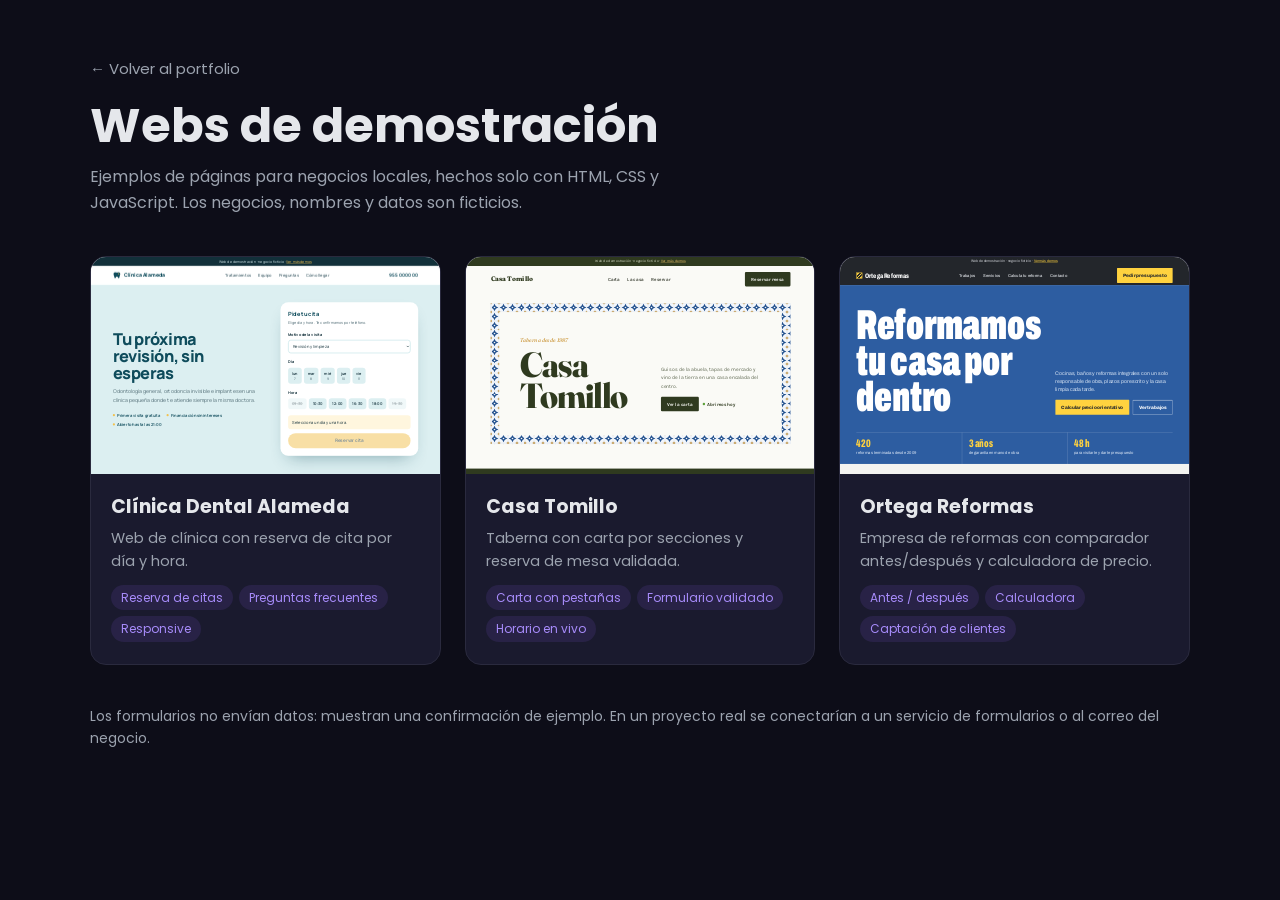
<file: demos/index.html>
<!DOCTYPE html>
<html lang="es">
<head>
  <meta charset="UTF-8">
  <meta name="viewport" content="width=device-width, initial-scale=1.0">
  <title>Webs de demostración | Clara Ramos</title>
  <meta name="description" content="Webs de ejemplo para negocios ficticios, hechas con HTML, CSS y JavaScript.">
  <link href="https://fonts.googleapis.com/css2?family=Poppins:wght@400;500;600;700&display=swap" rel="stylesheet">
  <style>
    :root { --bg: #0d0d18; --panel: #13131f; --card: #1a1a2e; --purple: #8b5cf6; --purple-light: #a78bfa; --text: #e5e7eb; --muted: #9ca3af; --border: #2a2a3e; }
    * { box-sizing: border-box; margin: 0; padding: 0; }
    body { font-family: 'Poppins', sans-serif; background: var(--bg); color: var(--text); line-height: 1.6; }
    :focus-visible { outline: 3px solid var(--purple-light); outline-offset: 3px; }
    .wrap { width: min(1100px, 100% - 40px); margin-inline: auto; padding: 56px 0 80px; }
    .back { color: var(--muted); text-decoration: none; font-size: 15px; }
    .back:hover { color: var(--purple-light); }
    h1 { font-size: clamp(32px, 5vw, 48px); line-height: 1.1; margin-top: 18px; }
    .intro { color: var(--muted); max-width: 60ch; margin-top: 12px; }
    .grid { display: grid; grid-template-columns: repeat(auto-fit, minmax(300px, 1fr)); gap: 24px; margin-top: 40px; }
    .demo { background: var(--card); border: 1px solid var(--border); border-radius: 16px; overflow: hidden; text-decoration: none; color: inherit; display: flex; flex-direction: column; transition: border-color .2s ease; }
    .demo:hover { border-color: var(--purple); }
    .thumb { position: relative; aspect-ratio: 16/10; overflow: hidden; background: #fff; }
    .thumb iframe { position: absolute; top: 0; left: 0; width: 1280px; height: 800px; border: 0; transform-origin: 0 0; pointer-events: none; }
    .body { padding: 18px 20px 22px; }
    .body h2 { font-size: 19px; }
    .body p { color: var(--muted); font-size: 14.5px; margin-top: 4px; }
    .tags { display: flex; flex-wrap: wrap; gap: 6px; margin-top: 12px; }
    .tags span { font-size: 12px; color: var(--purple-light); background: rgba(139,92,246,.12); padding: 3px 10px; border-radius: 999px; }
    .note { margin-top: 40px; color: var(--muted); font-size: 14px; }
  </style>
</head>
<body>
  <div class="wrap">
    <a class="back" href="../">← Volver al portfolio</a>
    <h1>Webs de demostración</h1>
    <p class="intro">Ejemplos de páginas para negocios locales, hechos solo con HTML, CSS y JavaScript. Los negocios, nombres y datos son ficticios.</p>

    <div class="grid">
      <a class="demo" href="clinica-dental/">
        <div class="thumb"><iframe src="clinica-dental/" title="Vista previa: clínica dental" loading="lazy" tabindex="-1" aria-hidden="true"></iframe></div>
        <div class="body">
          <h2>Clínica Dental Alameda</h2>
          <p>Web de clínica con reserva de cita por día y hora.</p>
          <div class="tags"><span>Reserva de citas</span><span>Preguntas frecuentes</span><span>Responsive</span></div>
        </div>
      </a>
      <a class="demo" href="restaurante/">
        <div class="thumb"><iframe src="restaurante/" title="Vista previa: restaurante" loading="lazy" tabindex="-1" aria-hidden="true"></iframe></div>
        <div class="body">
          <h2>Casa Tomillo</h2>
          <p>Taberna con carta por secciones y reserva de mesa validada.</p>
          <div class="tags"><span>Carta con pestañas</span><span>Formulario validado</span><span>Horario en vivo</span></div>
        </div>
      </a>
      <a class="demo" href="reformas/">
        <div class="thumb"><iframe src="reformas/" title="Vista previa: reformas" loading="lazy" tabindex="-1" aria-hidden="true"></iframe></div>
        <div class="body">
          <h2>Ortega Reformas</h2>
          <p>Empresa de reformas con comparador antes/después y calculadora de precio.</p>
          <div class="tags"><span>Antes / después</span><span>Calculadora</span><span>Captación de clientes</span></div>
        </div>
      </a>
    </div>

    <p class="note">Los formularios no envían datos: muestran una confirmación de ejemplo. En un proyecto real se conectarían a un servicio de formularios o al correo del negocio.</p>
  </div>

  <script>
    // Scale the live previews to fit their cards
    function fit() {
      document.querySelectorAll('.thumb').forEach(t => {
        t.querySelector('iframe').style.transform = `scale(${t.clientWidth / 1280})`;
      });
    }
    addEventListener('resize', fit);
    fit();
  </script>
</body>
</html>
</file>
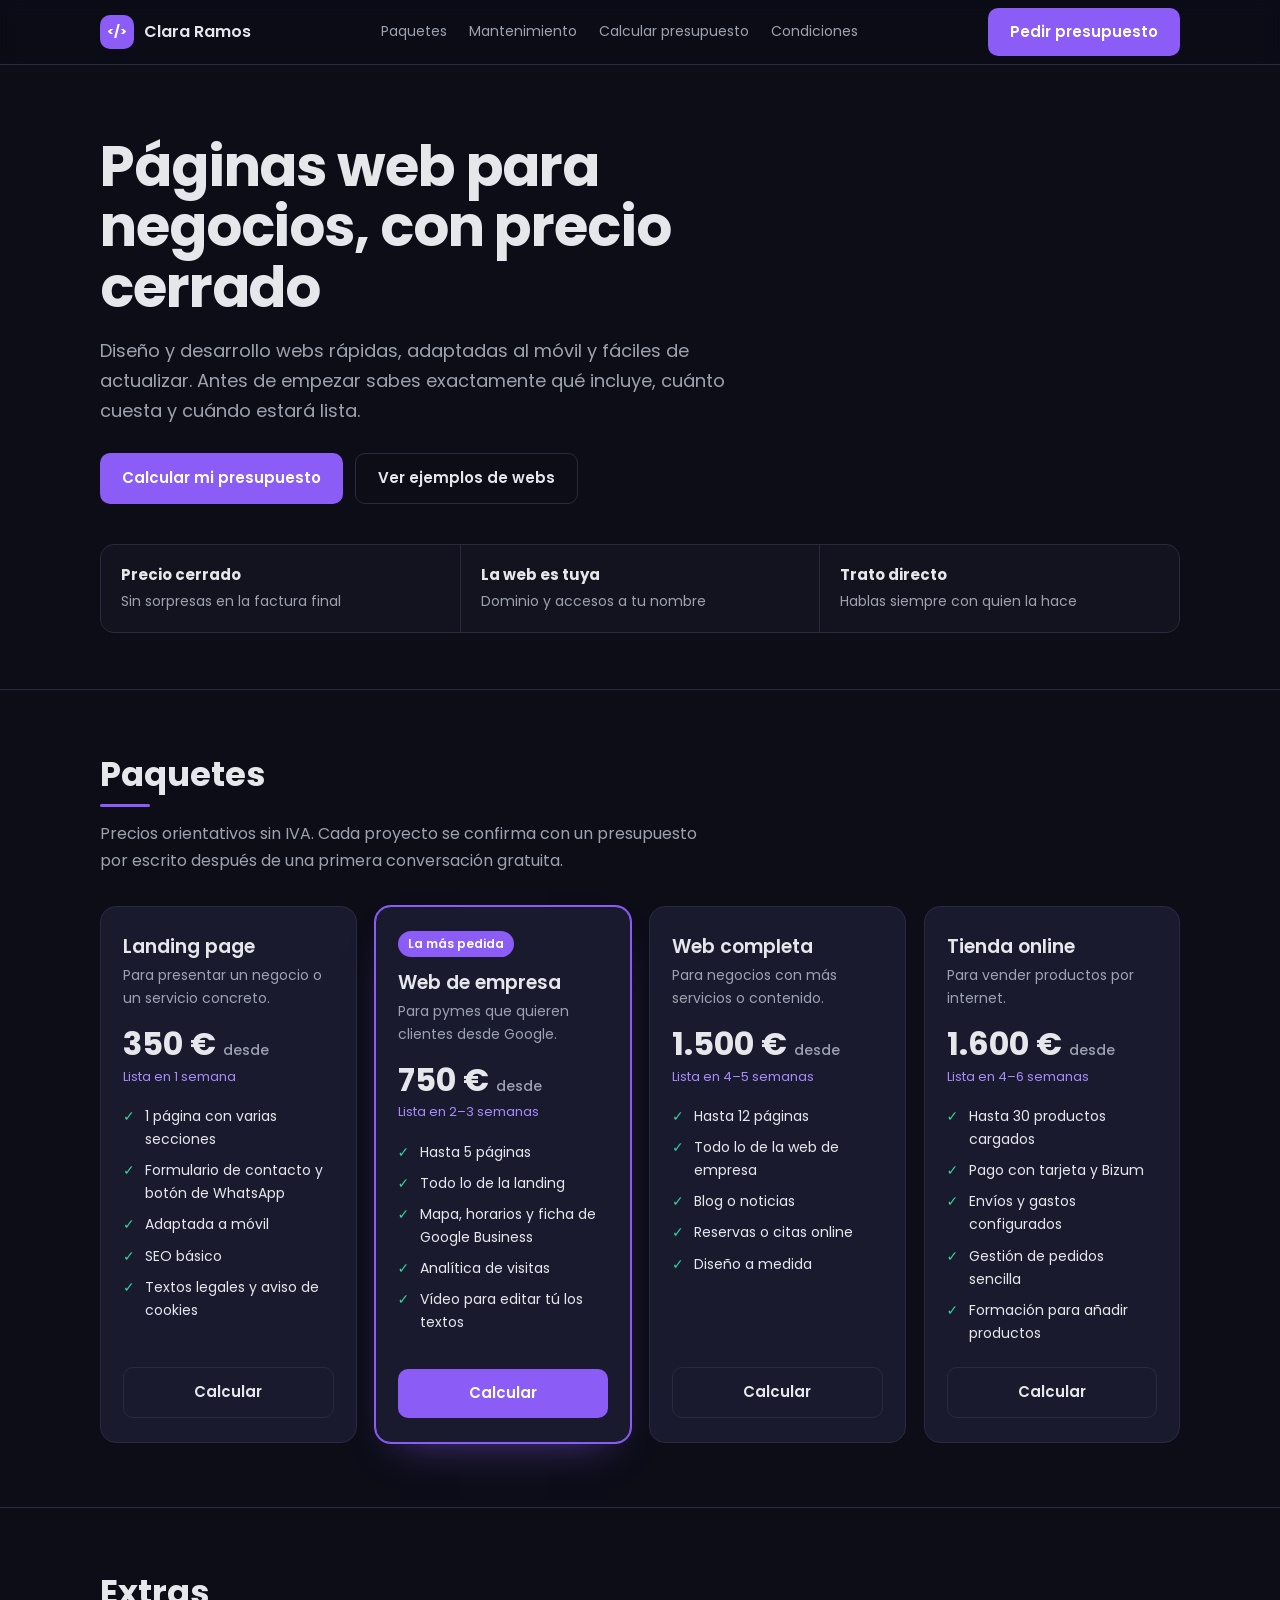
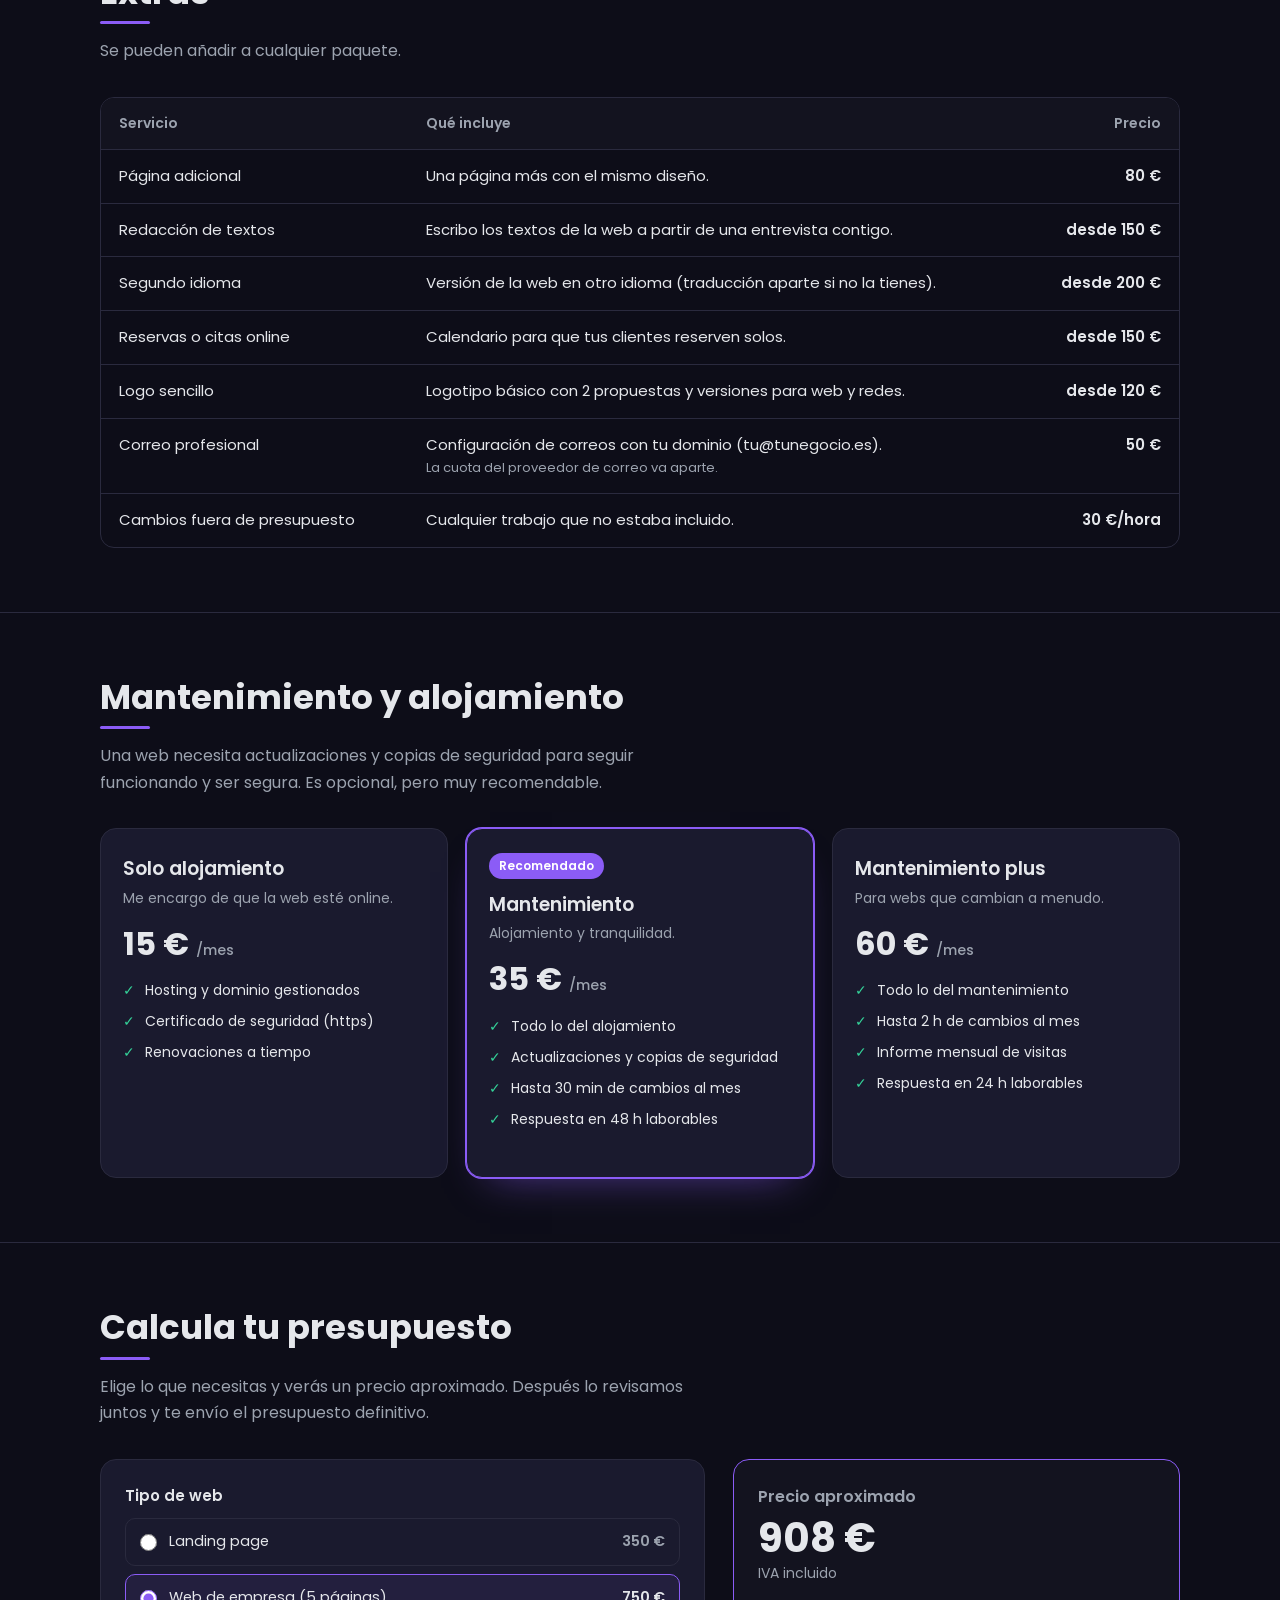
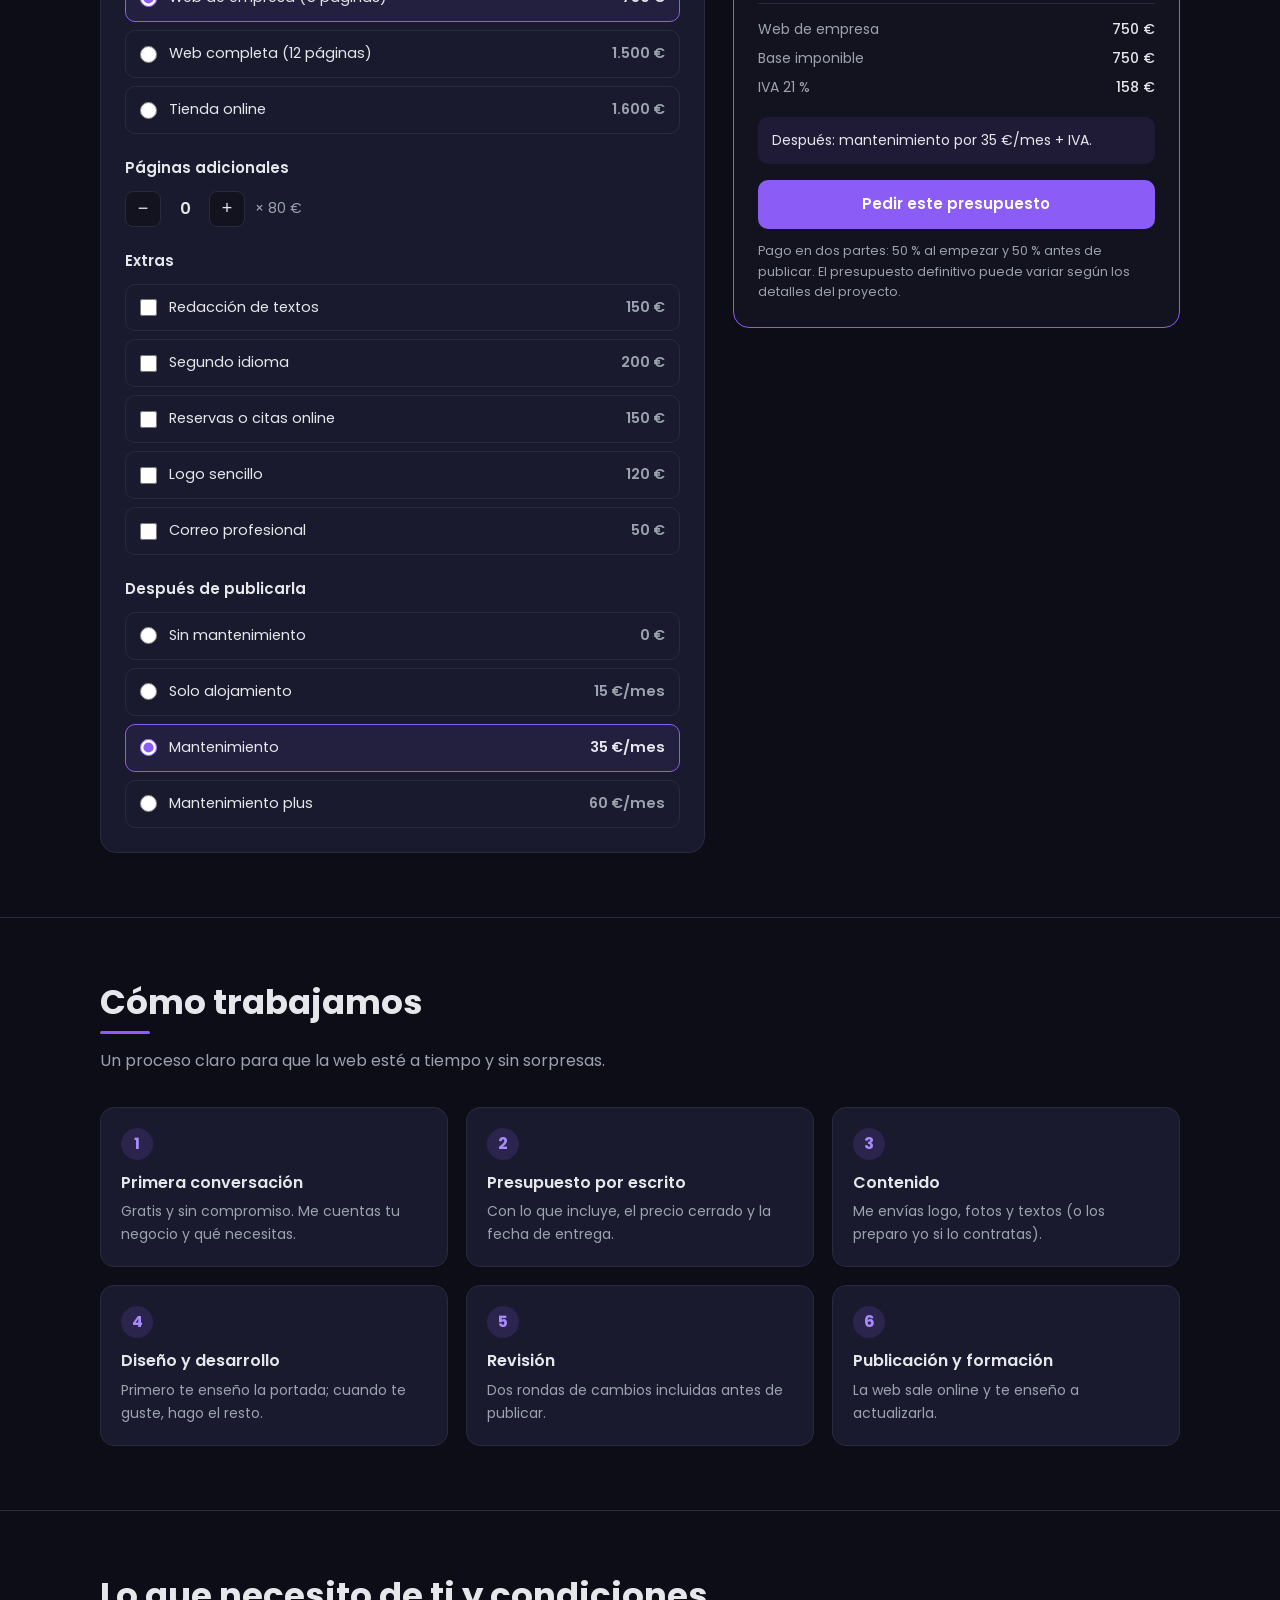
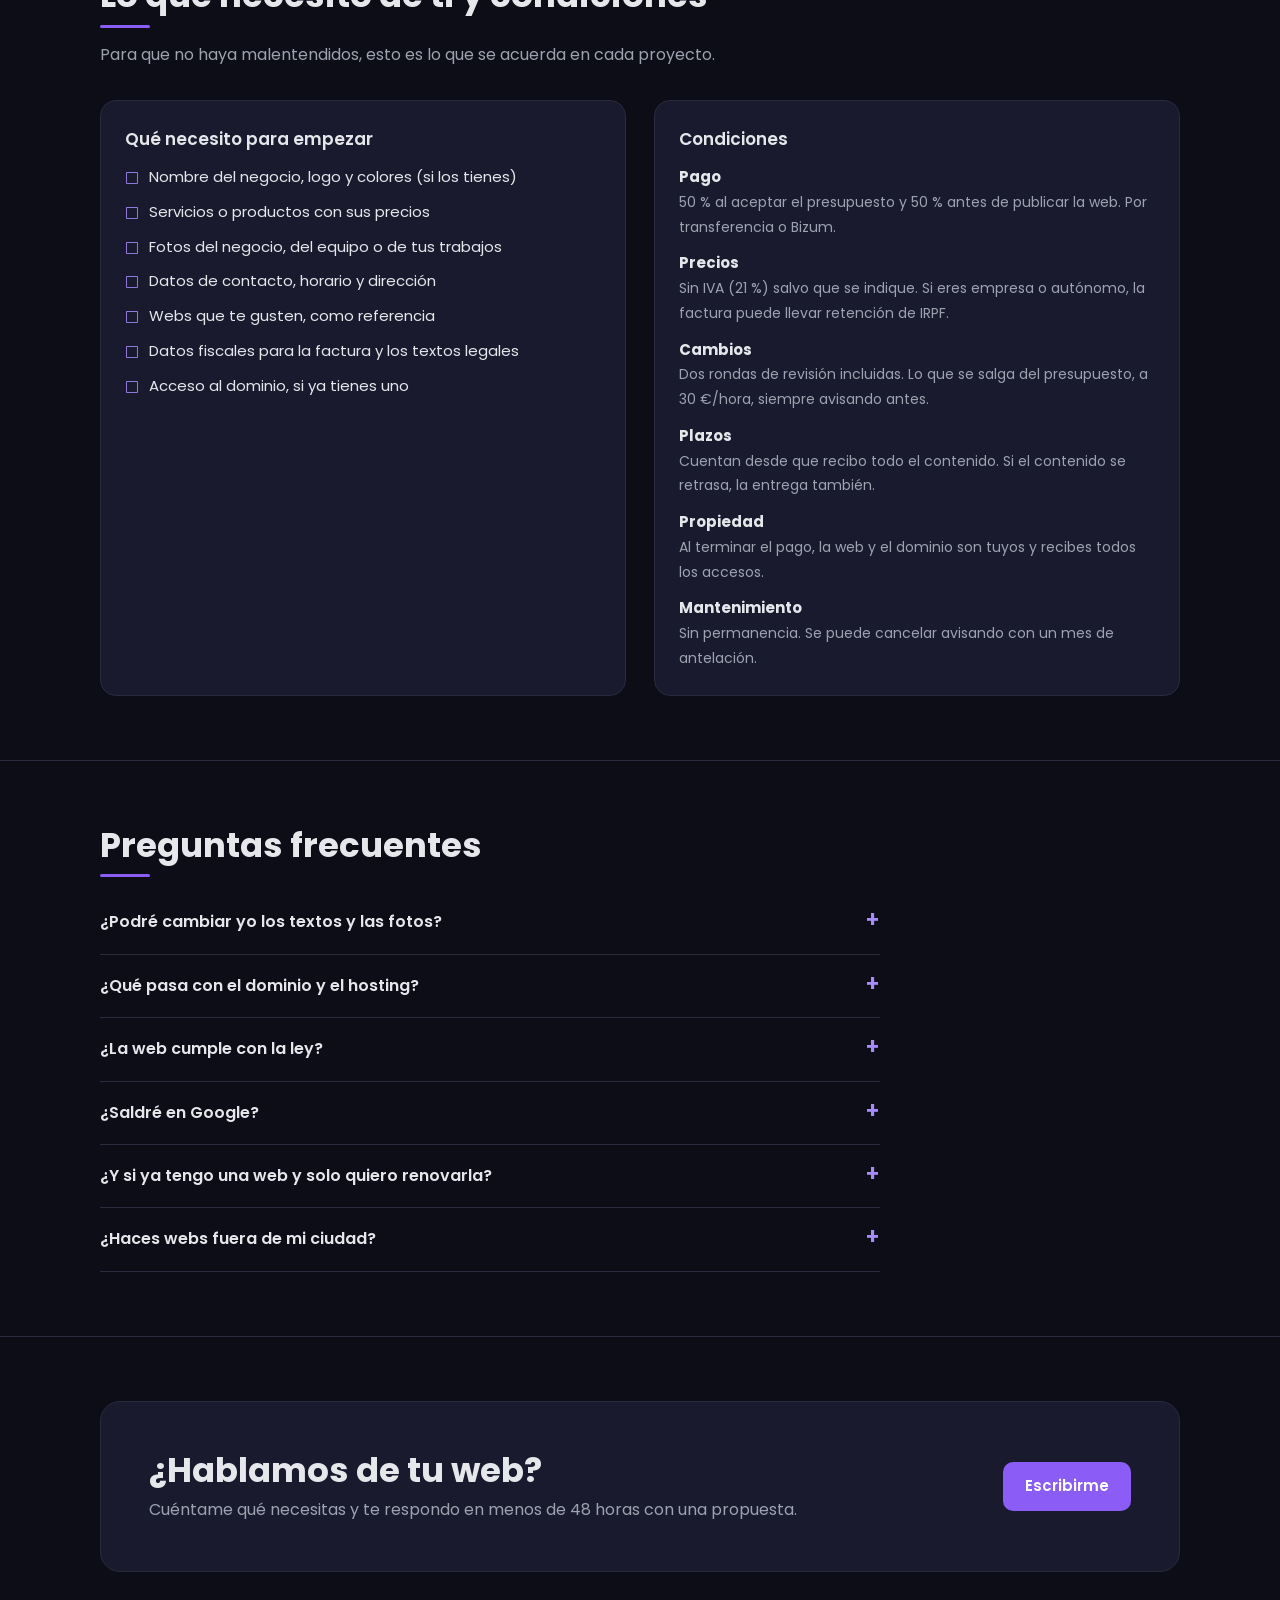
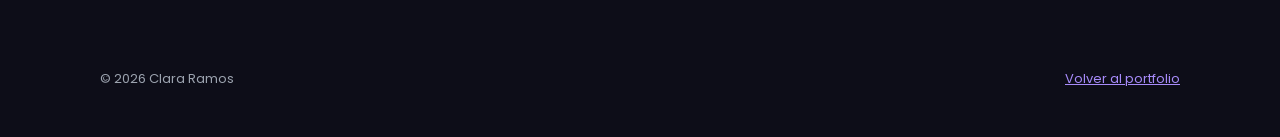
<file: presupuestos/index.html>
<!DOCTYPE html>
<html lang="es">
<head>
  <meta charset="UTF-8">
  <meta name="viewport" content="width=device-width, initial-scale=1.0">
  <title>Tarifas y presupuestos | Clara Ramos</title>
  <meta name="description" content="Tarifas de diseño y desarrollo web para negocios: paquetes, mantenimiento, condiciones y calculadora de presupuesto.">
  <meta name="robots" content="noindex">
  <link href="https://fonts.googleapis.com/css2?family=Poppins:wght@400;500;600;700;800&display=swap" rel="stylesheet">
  <style>
    :root {
      --bg: #0d0d18;
      --panel: #13131f;
      --card: #1a1a2e;
      --purple: #8b5cf6;
      --purple-light: #a78bfa;
      --text: #e5e7eb;
      --muted: #9ca3af;
      --border: #2a2a3e;
      --ok: #34d399;
    }
    * { box-sizing: border-box; margin: 0; padding: 0; }
    html { scroll-behavior: smooth; scroll-padding-top: 80px; }
    body { font-family: 'Poppins', system-ui, sans-serif; background: var(--bg); color: var(--text); line-height: 1.65; font-size: 16px; }
    a { color: var(--purple-light); }
    :focus-visible { outline: 3px solid var(--purple-light); outline-offset: 3px; }
    .wrap { width: min(1080px, 100% - 40px); margin-inline: auto; }

    /* Top bar */
    .top { position: sticky; top: 0; z-index: 20; background: rgba(13,13,24,.92); backdrop-filter: blur(8px); border-bottom: 1px solid var(--border); }
    .top .wrap { display: flex; align-items: center; justify-content: space-between; height: 64px; gap: 16px; }
    .brand { display: flex; align-items: center; gap: 10px; text-decoration: none; color: var(--text); font-weight: 600; }
    .brand i { font-style: normal; display: grid; place-items: center; width: 34px; height: 34px; border-radius: 10px; background: var(--purple); color: #fff; font-size: 13px; font-weight: 700; }
    .top nav { display: flex; gap: 22px; font-size: 14px; }
    .top nav a { color: var(--muted); text-decoration: none; }
    .top nav a:hover { color: var(--text); }

    .btn { display: inline-flex; align-items: center; justify-content: center; gap: 8px; font: inherit; font-weight: 600; font-size: 15px; padding: 12px 22px; border-radius: 10px; border: 0; cursor: pointer; text-decoration: none; transition: background .2s ease, border-color .2s ease; }
    .btn-primary { background: var(--purple); color: #fff; }
    .btn-primary:hover { background: #7c4ff0; }
    .btn-ghost { background: transparent; color: var(--text); border: 1px solid var(--border); }
    .btn-ghost:hover { border-color: var(--purple); }

    /* Hero */
    .hero { padding: 72px 0 56px; }
    .hero h1 { font-size: clamp(34px, 5.4vw, 56px); line-height: 1.08; font-weight: 700; letter-spacing: -0.02em; max-width: 16ch; }
    .hero p { color: var(--muted); font-size: 18px; max-width: 58ch; margin-top: 18px; }
    .hero .actions { margin-top: 28px; display: flex; flex-wrap: wrap; gap: 12px; }
    .promise { margin-top: 40px; display: grid; grid-template-columns: repeat(3, 1fr); gap: 1px; background: var(--border); border: 1px solid var(--border); border-radius: 14px; overflow: hidden; }
    .promise div { background: var(--panel); padding: 18px 20px; }
    .promise strong { display: block; font-size: 15px; }
    .promise span { color: var(--muted); font-size: 14px; }

    section.s { padding: 64px 0; border-top: 1px solid var(--border); }
    .s h2 { font-size: clamp(26px, 3.4vw, 34px); line-height: 1.2; font-weight: 700; position: relative; padding-bottom: 12px; margin-bottom: 14px; }
    .s h2::after { content: ""; position: absolute; left: 0; bottom: 0; width: 50px; height: 3px; border-radius: 2px; background: var(--purple); }
    .s .intro { color: var(--muted); max-width: 62ch; margin-bottom: 32px; }

    /* Packages */
    .plans { display: grid; grid-template-columns: repeat(4, 1fr); gap: 18px; align-items: stretch; }
    .plan { background: var(--card); border: 1px solid var(--border); border-radius: 16px; padding: 24px 22px; display: flex; flex-direction: column; }
    .plan.featured { border-color: var(--purple); box-shadow: 0 0 0 1px var(--purple), 0 20px 40px -24px rgba(139,92,246,.6); }
    .plan .badge { align-self: flex-start; font-size: 12px; font-weight: 600; color: #fff; background: var(--purple); padding: 3px 10px; border-radius: 999px; margin-bottom: 10px; }
    .plan h3 { font-size: 19px; font-weight: 600; }
    .plan .for { color: var(--muted); font-size: 14px; margin-top: 2px; min-height: 44px; }
    .plan .price { margin-top: 16px; font-size: 32px; font-weight: 700; line-height: 1.1; }
    .plan .price small { font-size: 14px; font-weight: 500; color: var(--muted); }
    .plan .time { font-size: 13px; color: var(--purple-light); margin-top: 4px; }
    .plan ul { list-style: none; margin: 18px 0 22px; font-size: 14px; display: grid; gap: 8px; }
    .plan li { padding-left: 22px; position: relative; }
    .plan li::before { content: "✓"; position: absolute; left: 0; color: var(--ok); font-weight: 700; }
    .plan .btn { margin-top: auto; width: 100%; }

    /* Tables */
    .table-wrap { overflow-x: auto; border: 1px solid var(--border); border-radius: 14px; }
    table { width: 100%; border-collapse: collapse; font-size: 15px; min-width: 520px; }
    th, td { text-align: left; padding: 14px 18px; border-bottom: 1px solid var(--border); vertical-align: top; }
    th { background: var(--panel); font-weight: 600; font-size: 14px; color: var(--muted); }
    tr:last-child td { border-bottom: 0; }
    td.num { white-space: nowrap; font-weight: 600; text-align: right; }
    th.num { text-align: right; }
    td small { display: block; color: var(--muted); font-size: 13px; }

    .care { display: grid; grid-template-columns: repeat(3, 1fr); gap: 18px; }
    .care .plan .for { min-height: 0; }

    /* Calculator */
    .calc { display: grid; grid-template-columns: 1.15fr .85fr; gap: 28px; align-items: start; }
    .calc form { background: var(--card); border: 1px solid var(--border); border-radius: 16px; padding: 24px; }
    .calc fieldset { border: 0; margin-bottom: 22px; }
    .calc fieldset:last-child { margin-bottom: 0; }
    .calc legend { font-weight: 600; margin-bottom: 10px; font-size: 15px; }
    .opts { display: grid; gap: 8px; }
    .opt { display: flex; align-items: center; gap: 12px; padding: 11px 14px; border: 1px solid var(--border); border-radius: 10px; cursor: pointer; font-size: 14.5px; transition: border-color .15s ease, background .15s ease; }
    .opt:hover { border-color: #3d3d58; }
    .opt input { accent-color: var(--purple); width: 17px; height: 17px; flex: none; }
    .opt span { flex: 1; }
    .opt b { font-weight: 600; white-space: nowrap; color: var(--muted); }
    .opt:has(input:checked) { border-color: var(--purple); background: rgba(139,92,246,.08); }
    .opt:has(input:checked) b { color: var(--text); }
    .stepper { display: flex; align-items: center; gap: 10px; }
    .stepper button { width: 36px; height: 36px; border-radius: 8px; border: 1px solid var(--border); background: var(--panel); color: var(--text); font-size: 18px; cursor: pointer; }
    .stepper output { min-width: 28px; text-align: center; font-weight: 600; }

    .total { position: sticky; top: 84px; background: var(--panel); border: 1px solid var(--purple); border-radius: 16px; padding: 24px; }
    .total h3 { font-size: 16px; font-weight: 600; color: var(--muted); }
    .total .big { font-size: 40px; font-weight: 700; line-height: 1.1; margin: 6px 0 2px; }
    .total .sub { font-size: 14px; color: var(--muted); }
    .total dl { margin: 18px 0; display: grid; grid-template-columns: 1fr auto; gap: 6px 12px; font-size: 14px; border-top: 1px solid var(--border); padding-top: 14px; }
    .total dt { color: var(--muted); }
    .total dd { text-align: right; font-weight: 500; }
    .total .monthly { padding: 12px 14px; border-radius: 10px; background: rgba(139,92,246,.1); font-size: 14px; margin-bottom: 16px; }
    .total .btn { width: 100%; }
    .total .fine { margin-top: 12px; font-size: 12.5px; color: var(--muted); }

    /* Steps */
    .steps { list-style: none; display: grid; grid-template-columns: repeat(3, 1fr); gap: 18px; counter-reset: n; }
    .steps li { counter-increment: n; background: var(--card); border: 1px solid var(--border); border-radius: 14px; padding: 20px; }
    .steps li::before { content: counter(n); display: grid; place-items: center; width: 32px; height: 32px; border-radius: 50%; background: rgba(139,92,246,.15); color: var(--purple-light); font-weight: 700; margin-bottom: 10px; }
    .steps h3 { font-size: 16px; font-weight: 600; }
    .steps p { color: var(--muted); font-size: 14px; margin-top: 4px; }

    .two { display: grid; grid-template-columns: 1fr 1fr; gap: 28px; }
    .box { background: var(--card); border: 1px solid var(--border); border-radius: 16px; padding: 24px; }
    .box h3 { font-size: 17px; font-weight: 600; margin-bottom: 12px; }
    .check { list-style: none; display: grid; gap: 10px; font-size: 15px; }
    .check li { display: flex; gap: 10px; }
    .check li::before { content: "□"; color: var(--purple-light); }
    .terms { list-style: none; display: grid; gap: 12px; font-size: 15px; }
    .terms strong { display: block; }
    .terms span { color: var(--muted); font-size: 14px; }

    .faq details { border-bottom: 1px solid var(--border); max-width: 780px; }
    .faq summary { cursor: pointer; list-style: none; padding: 18px 0; font-weight: 600; display: flex; justify-content: space-between; gap: 16px; }
    .faq summary::-webkit-details-marker { display: none; }
    .faq summary::after { content: "+"; color: var(--purple-light); font-size: 22px; line-height: 1; transition: transform .2s ease; }
    .faq details[open] summary::after { transform: rotate(45deg); }
    .faq p { color: var(--muted); padding-bottom: 18px; max-width: 66ch; }

    .cta { text-align: left; background: var(--card); border: 1px solid var(--border); border-radius: 20px; padding: clamp(28px, 5vw, 48px); display: flex; justify-content: space-between; align-items: center; gap: 24px; flex-wrap: wrap; }
    .cta h2 { margin: 0; padding: 0; }
    .cta h2::after { display: none; }
    .cta p { color: var(--muted); margin-top: 6px; }

    footer { padding: 32px 0 48px; color: var(--muted); font-size: 13px; }
    footer .wrap { display: flex; justify-content: space-between; flex-wrap: wrap; gap: 12px; }

    @media (max-width: 980px) {
      .plans { grid-template-columns: 1fr 1fr; }
      .calc { grid-template-columns: 1fr; }
      .total { position: static; }
    }
    @media (max-width: 760px) {
      .top nav { display: none; }
      .promise, .care, .steps, .two { grid-template-columns: 1fr; }
    }
    @media (max-width: 560px) {
      .plans { grid-template-columns: 1fr; }
      .plan .for { min-height: 0; }
    }
    @media (prefers-reduced-motion: reduce) {
      html { scroll-behavior: auto; }
      * { transition: none !important; }
    }
  </style>
</head>
<body>

  <header class="top">
    <div class="wrap">
      <a class="brand" href="../"><i>&lt;/&gt;</i> Clara Ramos</a>
      <nav aria-label="Secciones">
        <a href="#paquetes">Paquetes</a>
        <a href="#mantenimiento">Mantenimiento</a>
        <a href="#calculadora">Calcular presupuesto</a>
        <a href="#condiciones">Condiciones</a>
      </nav>
      <a class="btn btn-primary" href="#contacto">Pedir presupuesto</a>
    </div>
  </header>

  <main>
    <section class="hero">
      <div class="wrap">
        <h1>Páginas web para negocios, con precio cerrado</h1>
        <p>Diseño y desarrollo webs rápidas, adaptadas al móvil y fáciles de actualizar. Antes de empezar sabes exactamente qué incluye, cuánto cuesta y cuándo estará lista.</p>
        <div class="actions">
          <a class="btn btn-primary" href="#calculadora">Calcular mi presupuesto</a>
          <a class="btn btn-ghost" href="../demos/">Ver ejemplos de webs</a>
        </div>
        <div class="promise">
          <div><strong>Precio cerrado</strong><span>Sin sorpresas en la factura final</span></div>
          <div><strong>La web es tuya</strong><span>Dominio y accesos a tu nombre</span></div>
          <div><strong>Trato directo</strong><span>Hablas siempre con quien la hace</span></div>
        </div>
      </div>
    </section>

    <section class="s" id="paquetes">
      <div class="wrap">
        <h2>Paquetes</h2>
        <p class="intro">Precios orientativos sin IVA. Cada proyecto se confirma con un presupuesto por escrito después de una primera conversación gratuita.</p>
        <div class="plans">
          <article class="plan">
            <h3>Landing page</h3>
            <p class="for">Para presentar un negocio o un servicio concreto.</p>
            <p class="price">350 € <small>desde</small></p>
            <p class="time">Lista en 1 semana</p>
            <ul>
              <li>1 página con varias secciones</li>
              <li>Formulario de contacto y botón de WhatsApp</li>
              <li>Adaptada a móvil</li>
              <li>SEO básico</li>
              <li>Textos legales y aviso de cookies</li>
            </ul>
            <a class="btn btn-ghost" href="#calculadora" data-pick="landing">Calcular</a>
          </article>

          <article class="plan featured">
            <span class="badge">La más pedida</span>
            <h3>Web de empresa</h3>
            <p class="for">Para pymes que quieren clientes desde Google.</p>
            <p class="price">750 € <small>desde</small></p>
            <p class="time">Lista en 2–3 semanas</p>
            <ul>
              <li>Hasta 5 páginas</li>
              <li>Todo lo de la landing</li>
              <li>Mapa, horarios y ficha de Google Business</li>
              <li>Analítica de visitas</li>
              <li>Vídeo para editar tú los textos</li>
            </ul>
            <a class="btn btn-primary" href="#calculadora" data-pick="empresa">Calcular</a>
          </article>

          <article class="plan">
            <h3>Web completa</h3>
            <p class="for">Para negocios con más servicios o contenido.</p>
            <p class="price">1.500 € <small>desde</small></p>
            <p class="time">Lista en 4–5 semanas</p>
            <ul>
              <li>Hasta 12 páginas</li>
              <li>Todo lo de la web de empresa</li>
              <li>Blog o noticias</li>
              <li>Reservas o citas online</li>
              <li>Diseño a medida</li>
            </ul>
            <a class="btn btn-ghost" href="#calculadora" data-pick="completa">Calcular</a>
          </article>

          <article class="plan">
            <h3>Tienda online</h3>
            <p class="for">Para vender productos por internet.</p>
            <p class="price">1.600 € <small>desde</small></p>
            <p class="time">Lista en 4–6 semanas</p>
            <ul>
              <li>Hasta 30 productos cargados</li>
              <li>Pago con tarjeta y Bizum</li>
              <li>Envíos y gastos configurados</li>
              <li>Gestión de pedidos sencilla</li>
              <li>Formación para añadir productos</li>
            </ul>
            <a class="btn btn-ghost" href="#calculadora" data-pick="tienda">Calcular</a>
          </article>
        </div>
      </div>
    </section>

    <section class="s" id="extras">
      <div class="wrap">
        <h2>Extras</h2>
        <p class="intro">Se pueden añadir a cualquier paquete.</p>
        <div class="table-wrap">
          <table>
            <thead><tr><th>Servicio</th><th>Qué incluye</th><th class="num">Precio</th></tr></thead>
            <tbody>
              <tr><td>Página adicional</td><td>Una página más con el mismo diseño.</td><td class="num">80 €</td></tr>
              <tr><td>Redacción de textos</td><td>Escribo los textos de la web a partir de una entrevista contigo.</td><td class="num">desde 150 €</td></tr>
              <tr><td>Segundo idioma</td><td>Versión de la web en otro idioma (traducción aparte si no la tienes).</td><td class="num">desde 200 €</td></tr>
              <tr><td>Reservas o citas online</td><td>Calendario para que tus clientes reserven solos.</td><td class="num">desde 150 €</td></tr>
              <tr><td>Logo sencillo</td><td>Logotipo básico con 2 propuestas y versiones para web y redes.</td><td class="num">desde 120 €</td></tr>
              <tr><td>Correo profesional</td><td>Configuración de correos con tu dominio (tu@tunegocio.es).<small>La cuota del proveedor de correo va aparte.</small></td><td class="num">50 €</td></tr>
              <tr><td>Cambios fuera de presupuesto</td><td>Cualquier trabajo que no estaba incluido.</td><td class="num">30 €/hora</td></tr>
            </tbody>
          </table>
        </div>
      </div>
    </section>

    <section class="s" id="mantenimiento">
      <div class="wrap">
        <h2>Mantenimiento y alojamiento</h2>
        <p class="intro">Una web necesita actualizaciones y copias de seguridad para seguir funcionando y ser segura. Es opcional, pero muy recomendable.</p>
        <div class="care">
          <article class="plan">
            <h3>Solo alojamiento</h3>
            <p class="for">Me encargo de que la web esté online.</p>
            <p class="price">15 € <small>/mes</small></p>
            <ul>
              <li>Hosting y dominio gestionados</li>
              <li>Certificado de seguridad (https)</li>
              <li>Renovaciones a tiempo</li>
            </ul>
          </article>
          <article class="plan featured">
            <span class="badge">Recomendado</span>
            <h3>Mantenimiento</h3>
            <p class="for">Alojamiento y tranquilidad.</p>
            <p class="price">35 € <small>/mes</small></p>
            <ul>
              <li>Todo lo del alojamiento</li>
              <li>Actualizaciones y copias de seguridad</li>
              <li>Hasta 30 min de cambios al mes</li>
              <li>Respuesta en 48 h laborables</li>
            </ul>
          </article>
          <article class="plan">
            <h3>Mantenimiento plus</h3>
            <p class="for">Para webs que cambian a menudo.</p>
            <p class="price">60 € <small>/mes</small></p>
            <ul>
              <li>Todo lo del mantenimiento</li>
              <li>Hasta 2 h de cambios al mes</li>
              <li>Informe mensual de visitas</li>
              <li>Respuesta en 24 h laborables</li>
            </ul>
          </article>
        </div>
      </div>
    </section>

    <section class="s" id="calculadora">
      <div class="wrap">
        <h2>Calcula tu presupuesto</h2>
        <p class="intro">Elige lo que necesitas y verás un precio aproximado. Después lo revisamos juntos y te envío el presupuesto definitivo.</p>
        <div class="calc">
          <form id="calc" onsubmit="return false">
            <fieldset>
              <legend>Tipo de web</legend>
              <div class="opts">
                <label class="opt"><input type="radio" name="base" value="landing"><span>Landing page</span><b>350 €</b></label>
                <label class="opt"><input type="radio" name="base" value="empresa" checked><span>Web de empresa (5 páginas)</span><b>750 €</b></label>
                <label class="opt"><input type="radio" name="base" value="completa"><span>Web completa (12 páginas)</span><b>1.500 €</b></label>
                <label class="opt"><input type="radio" name="base" value="tienda"><span>Tienda online</span><b>1.600 €</b></label>
              </div>
            </fieldset>
            <fieldset>
              <legend>Páginas adicionales</legend>
              <div class="stepper">
                <button type="button" data-step="-1" aria-label="Quitar una página">−</button>
                <output id="pages" aria-live="polite">0</output>
                <button type="button" data-step="1" aria-label="Añadir una página">+</button>
                <span style="color:var(--muted);font-size:14px">× 80 €</span>
              </div>
            </fieldset>
            <fieldset>
              <legend>Extras</legend>
              <div class="opts">
                <label class="opt"><input type="checkbox" name="extra" value="textos"><span>Redacción de textos</span><b>150 €</b></label>
                <label class="opt"><input type="checkbox" name="extra" value="idioma"><span>Segundo idioma</span><b>200 €</b></label>
                <label class="opt"><input type="checkbox" name="extra" value="reservas"><span>Reservas o citas online</span><b>150 €</b></label>
                <label class="opt"><input type="checkbox" name="extra" value="logo"><span>Logo sencillo</span><b>120 €</b></label>
                <label class="opt"><input type="checkbox" name="extra" value="correo"><span>Correo profesional</span><b>50 €</b></label>
              </div>
            </fieldset>
            <fieldset>
              <legend>Después de publicarla</legend>
              <div class="opts">
                <label class="opt"><input type="radio" name="care" value="none"><span>Sin mantenimiento</span><b>0 €</b></label>
                <label class="opt"><input type="radio" name="care" value="hosting"><span>Solo alojamiento</span><b>15 €/mes</b></label>
                <label class="opt"><input type="radio" name="care" value="mant" checked><span>Mantenimiento</span><b>35 €/mes</b></label>
                <label class="opt"><input type="radio" name="care" value="plus"><span>Mantenimiento plus</span><b>60 €/mes</b></label>
              </div>
            </fieldset>
          </form>

          <aside class="total" aria-live="polite">
            <h3>Precio aproximado</h3>
            <p class="big" id="t-total">–</p>
            <p class="sub">IVA incluido</p>
            <dl id="t-lines"></dl>
            <p class="monthly" id="t-monthly"></p>
            <a class="btn btn-primary" id="t-mail" href="#">Pedir este presupuesto</a>
            <p class="fine">Pago en dos partes: 50 % al empezar y 50 % antes de publicar. El presupuesto definitivo puede variar según los detalles del proyecto.</p>
          </aside>
        </div>
      </div>
    </section>

    <section class="s" id="proceso">
      <div class="wrap">
        <h2>Cómo trabajamos</h2>
        <p class="intro">Un proceso claro para que la web esté a tiempo y sin sorpresas.</p>
        <ol class="steps">
          <li><h3>Primera conversación</h3><p>Gratis y sin compromiso. Me cuentas tu negocio y qué necesitas.</p></li>
          <li><h3>Presupuesto por escrito</h3><p>Con lo que incluye, el precio cerrado y la fecha de entrega.</p></li>
          <li><h3>Contenido</h3><p>Me envías logo, fotos y textos (o los preparo yo si lo contratas).</p></li>
          <li><h3>Diseño y desarrollo</h3><p>Primero te enseño la portada; cuando te guste, hago el resto.</p></li>
          <li><h3>Revisión</h3><p>Dos rondas de cambios incluidas antes de publicar.</p></li>
          <li><h3>Publicación y formación</h3><p>La web sale online y te enseño a actualizarla.</p></li>
        </ol>
      </div>
    </section>

    <section class="s" id="condiciones">
      <div class="wrap">
        <h2>Lo que necesito de ti y condiciones</h2>
        <p class="intro">Para que no haya malentendidos, esto es lo que se acuerda en cada proyecto.</p>
        <div class="two">
          <div class="box">
            <h3>Qué necesito para empezar</h3>
            <ul class="check">
              <li>Nombre del negocio, logo y colores (si los tienes)</li>
              <li>Servicios o productos con sus precios</li>
              <li>Fotos del negocio, del equipo o de tus trabajos</li>
              <li>Datos de contacto, horario y dirección</li>
              <li>Webs que te gusten, como referencia</li>
              <li>Datos fiscales para la factura y los textos legales</li>
              <li>Acceso al dominio, si ya tienes uno</li>
            </ul>
          </div>
          <div class="box">
            <h3>Condiciones</h3>
            <ul class="terms">
              <li><strong>Pago</strong><span>50 % al aceptar el presupuesto y 50 % antes de publicar la web. Por transferencia o Bizum.</span></li>
              <li><strong>Precios</strong><span>Sin IVA (21 %) salvo que se indique. Si eres empresa o autónomo, la factura puede llevar retención de IRPF.</span></li>
              <li><strong>Cambios</strong><span>Dos rondas de revisión incluidas. Lo que se salga del presupuesto, a 30 €/hora, siempre avisando antes.</span></li>
              <li><strong>Plazos</strong><span>Cuentan desde que recibo todo el contenido. Si el contenido se retrasa, la entrega también.</span></li>
              <li><strong>Propiedad</strong><span>Al terminar el pago, la web y el dominio son tuyos y recibes todos los accesos.</span></li>
              <li><strong>Mantenimiento</strong><span>Sin permanencia. Se puede cancelar avisando con un mes de antelación.</span></li>
            </ul>
          </div>
        </div>
      </div>
    </section>

    <section class="s faq" id="preguntas">
      <div class="wrap">
        <h2>Preguntas frecuentes</h2>
        <details><summary>¿Podré cambiar yo los textos y las fotos?</summary><p>Sí. Te entrego un vídeo corto explicando cómo hacerlo, y si prefieres no tocar nada, el mantenimiento incluye cambios cada mes.</p></details>
        <details><summary>¿Qué pasa con el dominio y el hosting?</summary><p>Si no los tienes, te ayudo a contratarlos a tu nombre. También puedo gestionarlos yo con el plan de alojamiento. Un dominio .es o .com cuesta unos 10–15 € al año.</p></details>
        <details><summary>¿La web cumple con la ley?</summary><p>Incluye aviso legal, política de privacidad y de cookies con su aviso de consentimiento, y se construye siguiendo buenas prácticas de accesibilidad.</p></details>
        <details><summary>¿Saldré en Google?</summary><p>La web se entrega preparada para Google (títulos, descripciones, velocidad y versión móvil) y te ayudo con tu ficha de Google Business. Aparecer arriba depende también de la competencia y del tiempo.</p></details>
        <details><summary>¿Y si ya tengo una web y solo quiero renovarla?</summary><p>Podemos hacer un rediseño manteniendo tu dominio y lo que ya funciona. Escríbeme y lo valoramos.</p></details>
        <details><summary>¿Haces webs fuera de mi ciudad?</summary><p>Sí. Todo el proceso se puede hacer por videollamada, correo y WhatsApp.</p></details>
      </div>
    </section>

    <section class="s" id="contacto">
      <div class="wrap">
        <div class="cta">
          <div>
            <h2>¿Hablamos de tu web?</h2>
            <p>Cuéntame qué necesitas y te respondo en menos de 48 horas con una propuesta.</p>
          </div>
          <a class="btn btn-primary" href="mailto:ramoschamorroclara@gmail.com?subject=Presupuesto%20de%20p%C3%A1gina%20web">Escribirme</a>
        </div>
      </div>
    </section>
  </main>

  <footer>
    <div class="wrap">
      <span>© <span id="year"></span> Clara Ramos</span>
      <a href="../">Volver al portfolio</a>
    </div>
  </footer>

  <script>
    const PRICES = {
      base: { landing: ['Landing page', 350], empresa: ['Web de empresa', 750], completa: ['Web completa', 1500], tienda: ['Tienda online', 1600] },
      extra: { textos: ['Redacción de textos', 150], idioma: ['Segundo idioma', 200], reservas: ['Reservas o citas online', 150], logo: ['Logo sencillo', 120], correo: ['Correo profesional', 50] },
      care: { none: ['Sin mantenimiento', 0], hosting: ['Solo alojamiento', 15], mant: ['Mantenimiento', 35], plus: ['Mantenimiento plus', 60] },
      page: 80,
      iva: 0.21
    };
    const eur = new Intl.NumberFormat('es-ES', { style: 'currency', currency: 'EUR', maximumFractionDigits: 0, useGrouping: 'always' });
    const form = document.getElementById('calc');
    let pages = 0;

    function update() {
      const lines = [];
      const [baseName, basePrice] = PRICES.base[form.base.value];
      lines.push([baseName, basePrice]);
      if (pages) lines.push([`${pages} página${pages > 1 ? 's' : ''} adicional${pages > 1 ? 'es' : ''}`, pages * PRICES.page]);
      form.querySelectorAll('[name=extra]:checked').forEach(x => lines.push(PRICES.extra[x.value]));

      const base = lines.reduce((s, l) => s + l[1], 0);
      const iva = base * PRICES.iva;
      const [careName, careFee] = PRICES.care[form.care.value];

      document.getElementById('t-total').textContent = eur.format(base + iva);
      document.getElementById('t-lines').innerHTML =
        lines.map(([n, v]) => `<dt>${n}</dt><dd>${eur.format(v)}</dd>`).join('') +
        `<dt>Base imponible</dt><dd>${eur.format(base)}</dd><dt>IVA 21 %</dt><dd>${eur.format(iva)}</dd>`;
      document.getElementById('t-monthly').textContent = careFee
        ? `Después: ${careName.toLowerCase()} por ${eur.format(careFee)}/mes + IVA.`
        : 'Sin cuota mensual. El alojamiento corre por tu cuenta.';

      const body = [
        'Hola Clara, me gustaría pedir un presupuesto con estas opciones:',
        '',
        ...lines.map(([n, v]) => `- ${n}: ${eur.format(v)}`),
        `- Después de publicarla: ${careName}${careFee ? ` (${eur.format(careFee)}/mes)` : ''}`,
        '',
        `Total aproximado: ${eur.format(base)} + IVA = ${eur.format(base + iva)}`,
        '',
        'Mi negocio es: ',
        'Mi teléfono: '
      ].join('\n');
      document.getElementById('t-mail').href =
        'mailto:ramoschamorroclara@gmail.com?subject=' + encodeURIComponent('Presupuesto de página web') + '&body=' + encodeURIComponent(body);
    }

    form.addEventListener('change', update);
    form.querySelectorAll('[data-step]').forEach(b => b.addEventListener('click', () => {
      pages = Math.max(0, Math.min(20, pages + Number(b.dataset.step)));
      document.getElementById('pages').textContent = pages;
      update();
    }));

    // "Calcular" buttons on each package preselect it
    document.querySelectorAll('[data-pick]').forEach(a => a.addEventListener('click', () => {
      form.querySelector(`[name=base][value="${a.dataset.pick}"]`).checked = true;
      update();
    }));

    document.getElementById('year').textContent = new Date().getFullYear();
    update();
  </script>
</body>
</html>
</file>
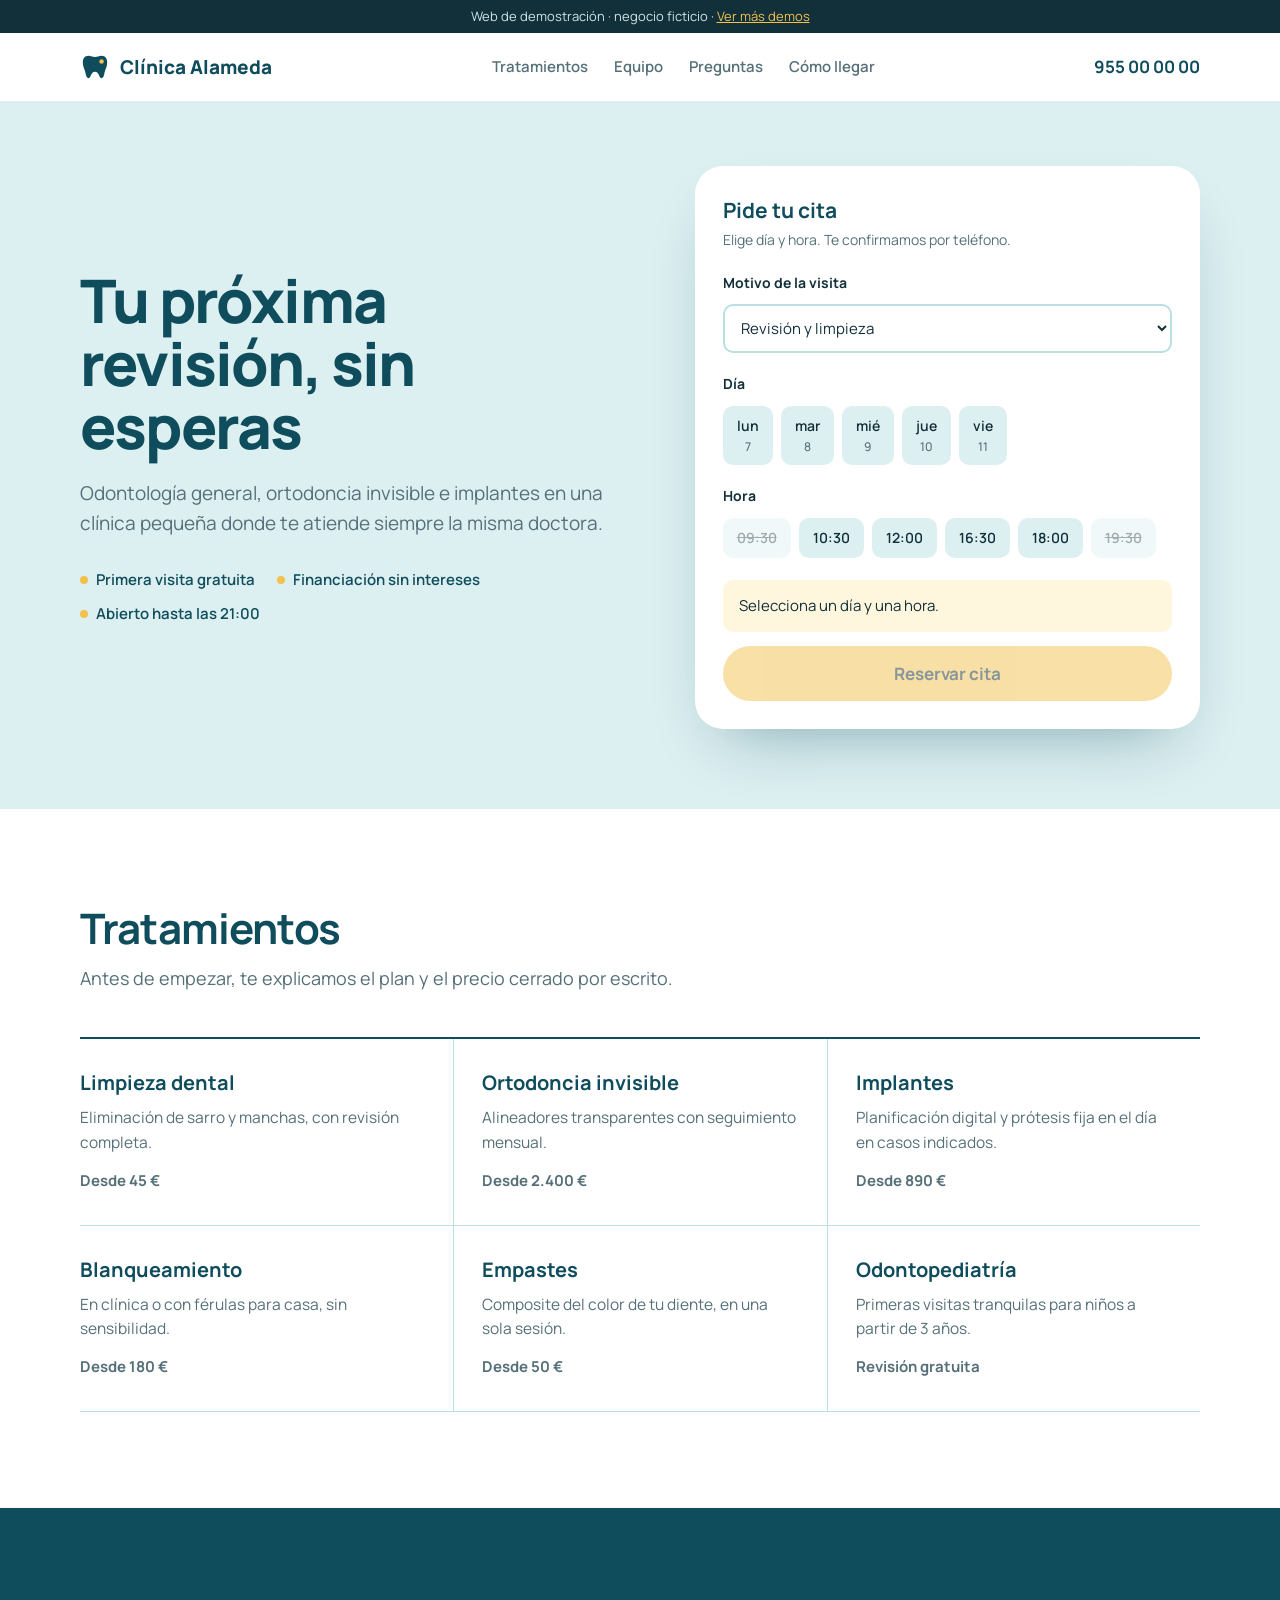
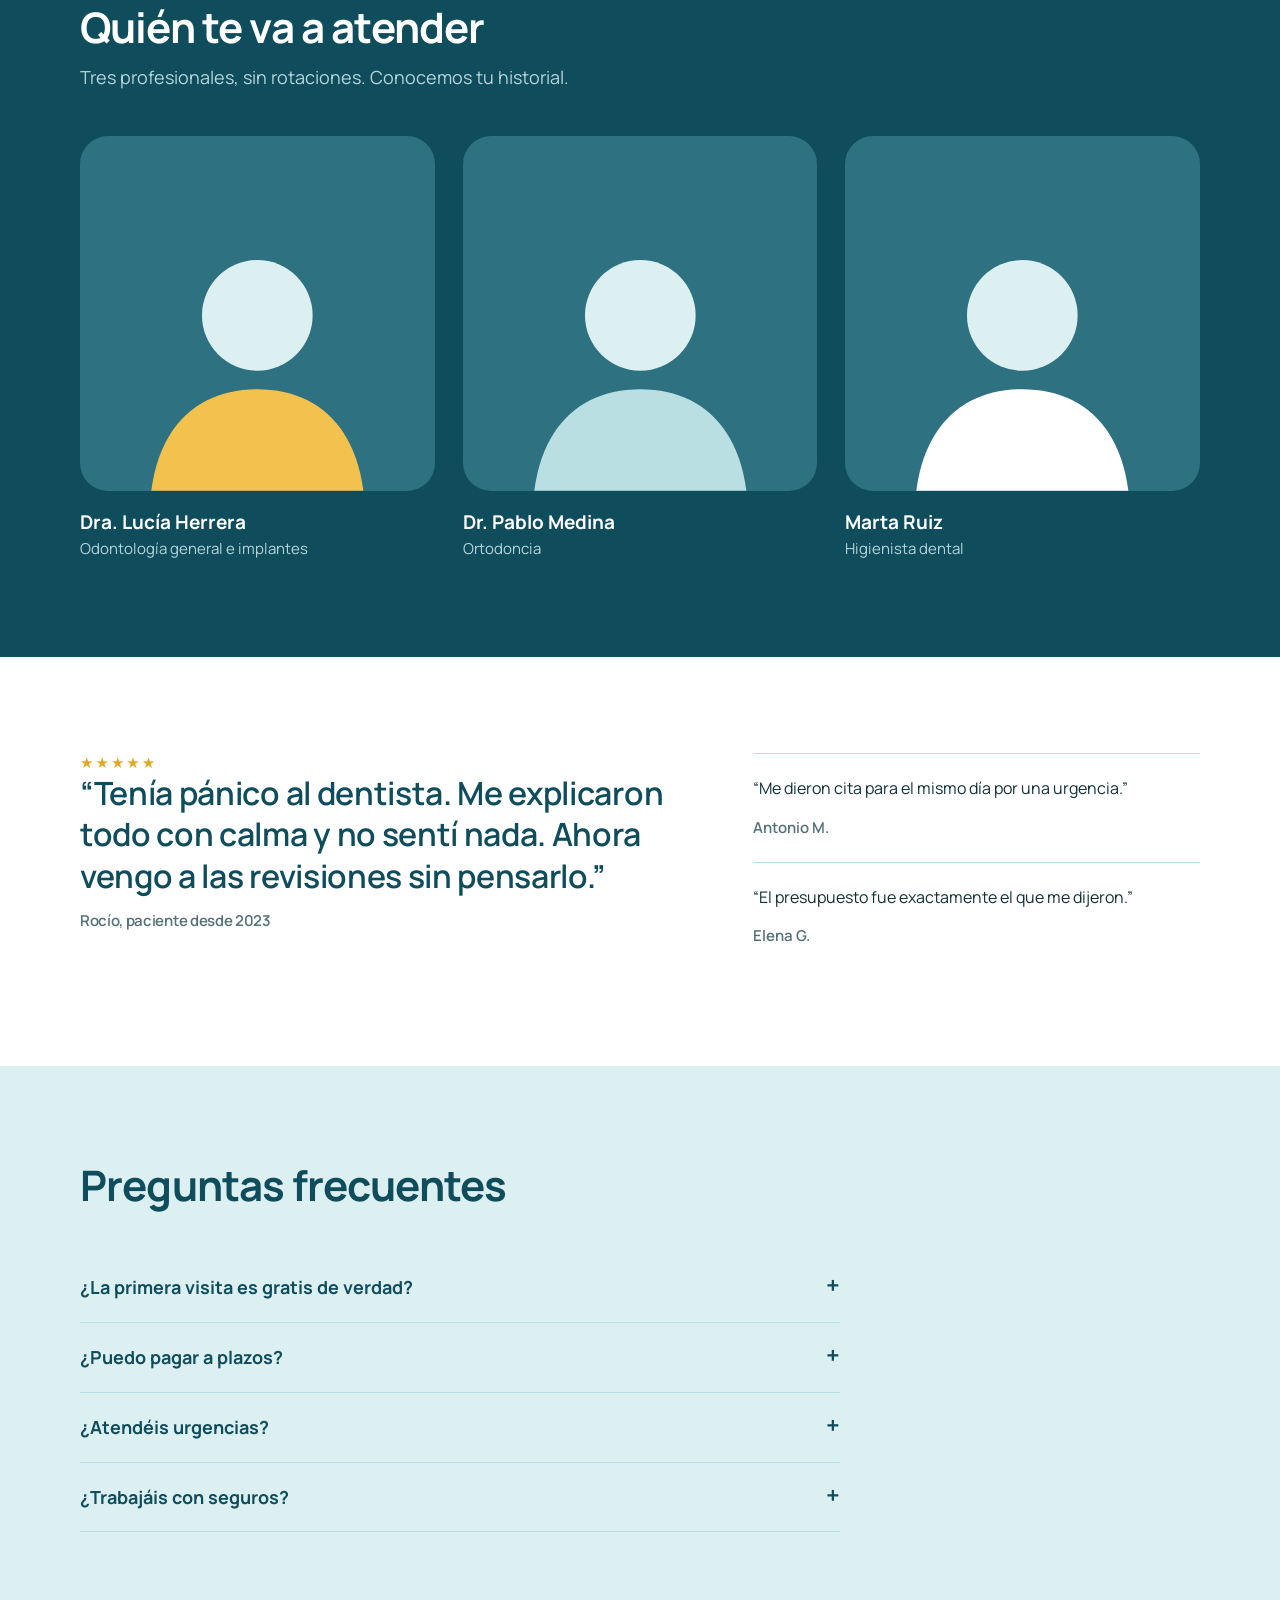
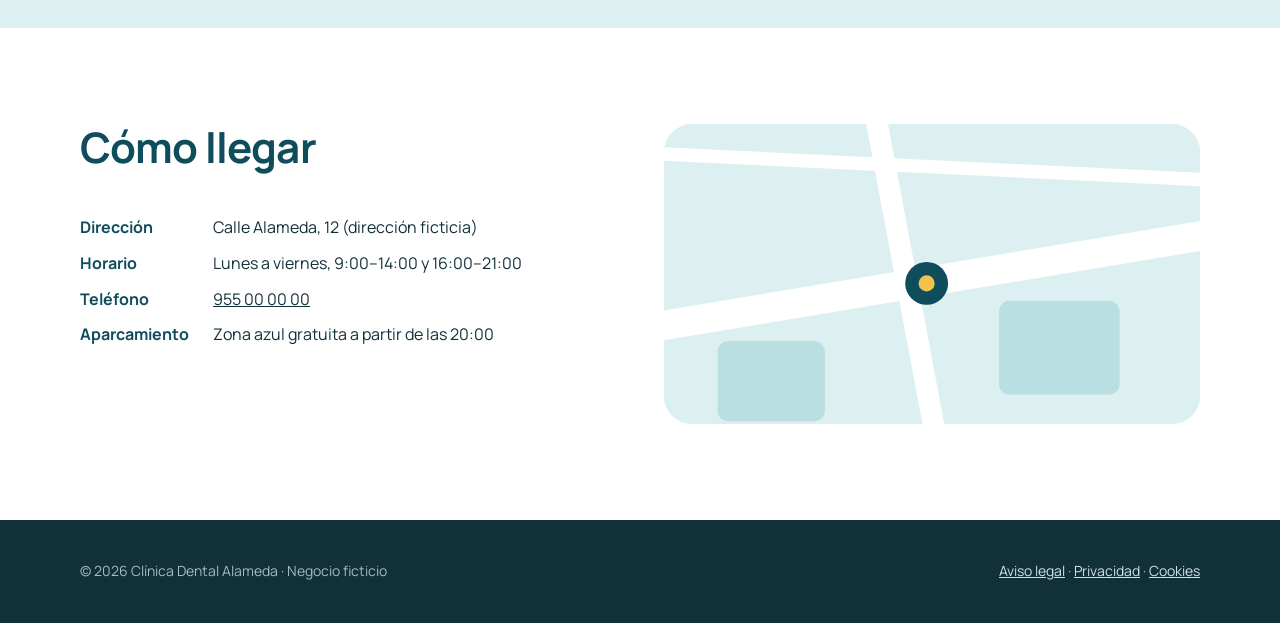
<file: demos/clinica-dental/index.html>
<!DOCTYPE html>
<html lang="es">
<head>
  <meta charset="UTF-8">
  <meta name="viewport" content="width=device-width, initial-scale=1.0">
  <title>Clínica Dental Alameda · Demo</title>
  <meta name="description" content="Web de demostración para una clínica dental ficticia.">
  <link rel="preconnect" href="https://fonts.googleapis.com">
  <link href="https://fonts.googleapis.com/css2?family=Manrope:wght@400;500;600;700;800&display=swap" rel="stylesheet">
  <style>
    :root {
      --teal: #0F4C5C;
      --teal-soft: #2E7180;
      --aqua: #DCEFF1;
      --aqua-deep: #B9DFE3;
      --sun: #F2C14E;
      --white: #FFFFFF;
      --ink: #12303A;
      --muted: #557079;
      --radius-lg: 28px;
      --radius-sm: 10px;
    }
    * { box-sizing: border-box; margin: 0; padding: 0; }
    html { scroll-behavior: smooth; }
    body { font-family: 'Manrope', system-ui, sans-serif; color: var(--ink); background: var(--white); line-height: 1.6; font-size: 17px; }
    a { color: inherit; }
    :focus-visible { outline: 3px solid var(--sun); outline-offset: 3px; }
    img, svg { display: block; max-width: 100%; }

    .demo-bar { background: var(--ink); color: #cfe3e6; font-size: 13px; text-align: center; padding: 6px 16px; }
    .demo-bar a { color: var(--sun); }

    .wrap { width: min(1120px, 100% - 40px); margin-inline: auto; }

    header { position: sticky; top: 0; z-index: 10; background: rgba(255,255,255,.94); backdrop-filter: blur(6px); border-bottom: 1px solid var(--aqua); }
    .nav { display: flex; align-items: center; justify-content: space-between; height: 68px; gap: 20px; }
    .brand { display: flex; align-items: center; gap: 10px; font-weight: 800; font-size: 19px; text-decoration: none; color: var(--teal); }
    .brand svg { width: 30px; height: 30px; }
    .nav ul { display: flex; gap: 26px; list-style: none; font-weight: 600; font-size: 15px; }
    .nav ul a { text-decoration: none; color: var(--muted); }
    .nav ul a:hover { color: var(--teal); }
    .phone { font-weight: 700; color: var(--teal); text-decoration: none; white-space: nowrap; }

    .btn { display: inline-flex; align-items: center; justify-content: center; gap: 8px; border: 0; cursor: pointer; font: inherit; font-weight: 700; padding: 14px 24px; border-radius: 999px; text-decoration: none; transition: transform .15s ease, background .15s ease; }
    .btn-sun { background: var(--sun); color: var(--ink); }
    .btn-sun:hover { background: #f5cd6b; }
    .btn-line { background: transparent; color: var(--teal); box-shadow: inset 0 0 0 2px var(--teal); }
    .btn:active { transform: scale(.98); }

    /* Hero with booking widget */
    .hero { background: var(--aqua); padding: 64px 0 80px; }
    .hero-grid { display: grid; grid-template-columns: 1.05fr .95fr; gap: 56px; align-items: center; }
    .hero h1 { font-size: clamp(38px, 5vw, 60px); line-height: 1.05; letter-spacing: -0.03em; font-weight: 800; color: var(--teal); max-width: 13ch; }
    .hero p.lead { margin-top: 20px; font-size: 19px; color: var(--muted); max-width: 46ch; }
    .hero .facts { margin-top: 30px; display: flex; flex-wrap: wrap; gap: 10px 22px; font-weight: 600; font-size: 15px; color: var(--teal); }
    .hero .facts span { display: inline-flex; align-items: center; gap: 8px; }
    .hero .facts span::before { content: ""; width: 8px; height: 8px; border-radius: 50%; background: var(--sun); }

    .booking { background: var(--white); border-radius: var(--radius-lg); padding: 28px; box-shadow: 0 30px 60px -30px rgba(15,76,92,.45); }
    .booking h2 { font-size: 21px; color: var(--teal); }
    .booking .sub { font-size: 14px; color: var(--muted); margin-top: 2px; }
    .booking fieldset { border: 0; margin-top: 20px; }
    .booking legend { font-size: 14px; font-weight: 700; margin-bottom: 10px; }
    .chips { display: flex; flex-wrap: wrap; gap: 8px; }
    .chip { position: relative; }
    .chip input { position: absolute; opacity: 0; inset: 0; cursor: pointer; }
    .chip label { display: block; padding: 9px 14px; border-radius: var(--radius-sm); background: var(--aqua); font-weight: 600; font-size: 14px; cursor: pointer; text-align: center; transition: background .15s ease, color .15s ease; }
    .chip label small { display: block; font-weight: 500; font-size: 12px; color: var(--muted); }
    .chip input:checked + label { background: var(--teal); color: var(--white); }
    .chip input:checked + label small { color: #bfe0e5; }
    .chip input:focus-visible + label { outline: 3px solid var(--sun); outline-offset: 2px; }
    .chip input:disabled + label { opacity: .4; text-decoration: line-through; cursor: not-allowed; }
    .booking select { width: 100%; font: inherit; font-size: 15px; padding: 11px 12px; border-radius: var(--radius-sm); border: 2px solid var(--aqua-deep); background: var(--white); color: var(--ink); }
    .summary { margin-top: 22px; padding: 14px 16px; border-radius: var(--radius-sm); background: #FFF6DE; font-size: 15px; min-height: 52px; }
    .booking .btn { width: 100%; margin-top: 14px; }
    .booking .btn[disabled] { opacity: .5; cursor: not-allowed; }

    /* Sections */
    section.block { padding: 96px 0; }
    .section-head { max-width: 640px; margin-bottom: 44px; }
    .section-head h2 { font-size: clamp(30px, 3.6vw, 42px); line-height: 1.12; letter-spacing: -0.02em; color: var(--teal); }
    .section-head p { margin-top: 12px; color: var(--muted); font-size: 18px; }

    .treatments { display: grid; grid-template-columns: repeat(3, 1fr); gap: 0; border-top: 2px solid var(--teal); }
    .treatment { padding: 28px 28px 32px 0; border-bottom: 1px solid var(--aqua-deep); }
    .treatment:not(:nth-child(3n+1)) { padding-left: 28px; border-left: 1px solid var(--aqua-deep); }
    .treatment h3 { font-size: 20px; color: var(--teal); }
    .treatment p { color: var(--muted); font-size: 15.5px; margin-top: 6px; }
    .treatment .price { margin-top: 14px; font-weight: 700; font-size: 15px; }

    .team { background: var(--teal); color: var(--white); }
    .team .section-head h2 { color: var(--white); }
    .team .section-head p { color: #b6d6db; }
    .people { display: grid; grid-template-columns: repeat(3, 1fr); gap: 28px; }
    .person .avatar { aspect-ratio: 1; border-radius: var(--radius-lg); background: var(--teal-soft); display: grid; place-items: end center; overflow: hidden; }
    .person .avatar svg { width: 78%; }
    .person h3 { margin-top: 16px; font-size: 19px; }
    .person p { color: #b6d6db; font-size: 15px; }

    .quotes { display: grid; grid-template-columns: 1.4fr 1fr; gap: 48px; align-items: start; }
    .quote-big { font-size: clamp(24px, 2.8vw, 32px); line-height: 1.3; font-weight: 600; color: var(--teal); letter-spacing: -0.01em; }
    .quote-big footer, .quote-small footer { margin-top: 14px; font-size: 15px; font-weight: 600; color: var(--muted); }
    .quote-small { padding: 22px 0; border-top: 1px solid var(--aqua-deep); }
    .quote-small p { font-size: 16px; }
    .stars { color: #E0A92B; letter-spacing: 2px; font-size: 15px; }

    .faq { background: var(--aqua); }
    .faq details { border-bottom: 1px solid var(--aqua-deep); max-width: 760px; }
    .faq summary { cursor: pointer; padding: 20px 0; font-weight: 700; font-size: 18px; color: var(--teal); list-style: none; display: flex; justify-content: space-between; gap: 16px; }
    .faq summary::-webkit-details-marker { display: none; }
    .faq summary::after { content: "+"; font-size: 24px; line-height: 1; transition: transform .2s ease; }
    .faq details[open] summary::after { transform: rotate(45deg); }
    .faq details p { padding-bottom: 20px; color: var(--muted); max-width: 64ch; }

    .visit { display: grid; grid-template-columns: 1fr 1fr; gap: 48px; }
    .visit dl { display: grid; grid-template-columns: auto 1fr; gap: 10px 24px; font-size: 16px; }
    .visit dt { font-weight: 700; color: var(--teal); }
    .map { border-radius: var(--radius-lg); background: var(--aqua); min-height: 300px; position: relative; overflow: hidden; }
    .map svg { position: absolute; inset: 0; width: 100%; height: 100%; }

    footer.site { background: var(--ink); color: #9fbcc2; padding: 40px 0; font-size: 14px; }
    footer.site .wrap { display: flex; flex-wrap: wrap; justify-content: space-between; gap: 16px; }
    footer.site a { color: #cfe3e6; }

    .toast { position: fixed; left: 50%; bottom: 24px; transform: translate(-50%, 140%); background: var(--teal); color: var(--white); padding: 14px 22px; border-radius: 14px; font-weight: 600; box-shadow: 0 20px 40px -20px rgba(0,0,0,.5); transition: transform .3s ease, visibility .3s; z-index: 50; max-width: calc(100% - 32px); visibility: hidden; }
    .toast.show { transform: translate(-50%, 0); visibility: visible; }

    @media (max-width: 900px) {
      .nav ul { display: none; }
      .hero-grid, .quotes, .visit { grid-template-columns: 1fr; }
      .treatments { grid-template-columns: 1fr; }
      .treatment, .treatment:not(:nth-child(3n+1)) { padding: 24px 0; border-left: 0; }
      .people { grid-template-columns: 1fr 1fr; }
    }
    @media (max-width: 520px) {
      .people { grid-template-columns: 1fr; }
      .phone { display: none; }
      section.block { padding: 64px 0; }
    }
    @media (prefers-reduced-motion: reduce) {
      * { transition: none !important; scroll-behavior: auto !important; }
    }
  </style>
</head>
<body>

  <div class="demo-bar">Web de demostración · negocio ficticio · <a href="../">Ver más demos</a></div>

  <header>
    <div class="wrap nav">
      <a class="brand" href="#">
        <svg viewBox="0 0 32 32" aria-hidden="true"><path fill="#0F4C5C" d="M9 4c3 0 4.5 1.4 7 1.4S20 4 23 4c4 0 6 3 6 7 0 5-2 7-3 12-.6 3-1.5 5-3.2 5-2.4 0-2.3-7-6.8-7s-4.4 7-6.8 7C7.5 28 6.6 26 6 23 5 18 3 16 3 11c0-4 2-7 6-7z"/><circle cx="23" cy="10" r="2.4" fill="#F2C14E"/></svg>
        Clínica Alameda
      </a>
      <ul>
        <li><a href="#tratamientos">Tratamientos</a></li>
        <li><a href="#equipo">Equipo</a></li>
        <li><a href="#preguntas">Preguntas</a></li>
        <li><a href="#visita">Cómo llegar</a></li>
      </ul>
      <a class="phone" href="tel:+34955000000">955 00 00 00</a>
    </div>
  </header>

  <main>
    <section class="hero">
      <div class="wrap hero-grid">
        <div>
          <h1>Tu próxima revisión, sin esperas</h1>
          <p class="lead">Odontología general, ortodoncia invisible e implantes en una clínica pequeña donde te atiende siempre la misma doctora.</p>
          <div class="facts">
            <span>Primera visita gratuita</span>
            <span>Financiación sin intereses</span>
            <span>Abierto hasta las 21:00</span>
          </div>
        </div>

        <form class="booking" id="booking" novalidate>
          <h2>Pide tu cita</h2>
          <p class="sub">Elige día y hora. Te confirmamos por teléfono.</p>

          <fieldset>
            <legend>Motivo de la visita</legend>
            <select id="reason" aria-label="Motivo de la visita">
              <option>Revisión y limpieza</option>
              <option>Dolor o urgencia</option>
              <option>Ortodoncia</option>
              <option>Implantes</option>
              <option>Estética dental</option>
            </select>
          </fieldset>

          <fieldset>
            <legend>Día</legend>
            <div class="chips" id="days"></div>
          </fieldset>

          <fieldset>
            <legend>Hora</legend>
            <div class="chips" id="hours"></div>
          </fieldset>

          <div class="summary" id="summary" aria-live="polite">Selecciona un día y una hora.</div>
          <button class="btn btn-sun" id="confirm" type="submit" disabled>Reservar cita</button>
        </form>
      </div>
    </section>

    <section class="block" id="tratamientos">
      <div class="wrap">
        <div class="section-head">
          <h2>Tratamientos</h2>
          <p>Antes de empezar, te explicamos el plan y el precio cerrado por escrito.</p>
        </div>
        <div class="treatments">
          <article class="treatment"><h3>Limpieza dental</h3><p>Eliminación de sarro y manchas, con revisión completa.</p><p class="price">Desde 45 €</p></article>
          <article class="treatment"><h3>Ortodoncia invisible</h3><p>Alineadores transparentes con seguimiento mensual.</p><p class="price">Desde 2.400 €</p></article>
          <article class="treatment"><h3>Implantes</h3><p>Planificación digital y prótesis fija en el día en casos indicados.</p><p class="price">Desde 890 €</p></article>
          <article class="treatment"><h3>Blanqueamiento</h3><p>En clínica o con férulas para casa, sin sensibilidad.</p><p class="price">Desde 180 €</p></article>
          <article class="treatment"><h3>Empastes</h3><p>Composite del color de tu diente, en una sola sesión.</p><p class="price">Desde 50 €</p></article>
          <article class="treatment"><h3>Odontopediatría</h3><p>Primeras visitas tranquilas para niños a partir de 3 años.</p><p class="price">Revisión gratuita</p></article>
        </div>
      </div>
    </section>

    <section class="block team" id="equipo">
      <div class="wrap">
        <div class="section-head">
          <h2>Quién te va a atender</h2>
          <p>Tres profesionales, sin rotaciones. Conocemos tu historial.</p>
        </div>
        <div class="people">
          <article class="person">
            <div class="avatar"><svg viewBox="0 0 120 120" aria-hidden="true"><circle cx="60" cy="44" r="24" fill="#DCEFF1"/><path d="M14 120c4-30 22-44 46-44s42 14 46 44z" fill="#F2C14E"/></svg></div>
            <h3>Dra. Lucía Herrera</h3><p>Odontología general e implantes</p>
          </article>
          <article class="person">
            <div class="avatar"><svg viewBox="0 0 120 120" aria-hidden="true"><circle cx="60" cy="44" r="24" fill="#DCEFF1"/><path d="M14 120c4-30 22-44 46-44s42 14 46 44z" fill="#B9DFE3"/></svg></div>
            <h3>Dr. Pablo Medina</h3><p>Ortodoncia</p>
          </article>
          <article class="person">
            <div class="avatar"><svg viewBox="0 0 120 120" aria-hidden="true"><circle cx="60" cy="44" r="24" fill="#DCEFF1"/><path d="M14 120c4-30 22-44 46-44s42 14 46 44z" fill="#FFFFFF"/></svg></div>
            <h3>Marta Ruiz</h3><p>Higienista dental</p>
          </article>
        </div>
      </div>
    </section>

    <section class="block">
      <div class="wrap quotes">
        <blockquote class="quote-big">
          <p class="stars" aria-label="5 de 5 estrellas">★★★★★</p>
          <p>“Tenía pánico al dentista. Me explicaron todo con calma y no sentí nada. Ahora vengo a las revisiones sin pensarlo.”</p>
          <footer>Rocío, paciente desde 2023</footer>
        </blockquote>
        <div>
          <blockquote class="quote-small"><p>“Me dieron cita para el mismo día por una urgencia.”</p><footer>Antonio M.</footer></blockquote>
          <blockquote class="quote-small"><p>“El presupuesto fue exactamente el que me dijeron.”</p><footer>Elena G.</footer></blockquote>
        </div>
      </div>
    </section>

    <section class="block faq" id="preguntas">
      <div class="wrap">
        <div class="section-head"><h2>Preguntas frecuentes</h2></div>
        <details><summary>¿La primera visita es gratis de verdad?</summary><p>Sí. Incluye revisión, fotografías intraorales y un plan de tratamiento con precio por escrito. No tienes compromiso de empezar.</p></details>
        <details><summary>¿Puedo pagar a plazos?</summary><p>Puedes financiar tratamientos de más de 300 € hasta en 12 meses sin intereses.</p></details>
        <details><summary>¿Atendéis urgencias?</summary><p>Reservamos huecos cada día para urgencias. Llama por la mañana y te damos cita ese mismo día.</p></details>
        <details><summary>¿Trabajáis con seguros?</summary><p>Trabajamos con las principales aseguradoras. Pregúntanos por la tuya al pedir cita.</p></details>
      </div>
    </section>

    <section class="block" id="visita">
      <div class="wrap visit">
        <div>
          <div class="section-head"><h2>Cómo llegar</h2></div>
          <dl>
            <dt>Dirección</dt><dd>Calle Alameda, 12 (dirección ficticia)</dd>
            <dt>Horario</dt><dd>Lunes a viernes, 9:00–14:00 y 16:00–21:00</dd>
            <dt>Teléfono</dt><dd><a href="tel:+34955000000">955 00 00 00</a></dd>
            <dt>Aparcamiento</dt><dd>Zona azul gratuita a partir de las 20:00</dd>
          </dl>
        </div>
        <div class="map" role="img" aria-label="Mapa ilustrativo de la ubicación">
          <svg viewBox="0 0 400 300" preserveAspectRatio="xMidYMid slice" aria-hidden="true">
            <rect width="400" height="300" fill="#DCEFF1"/>
            <path d="M-10 190 L410 120" stroke="#fff" stroke-width="22"/>
            <path d="M150 -10 L210 310" stroke="#fff" stroke-width="16"/>
            <path d="M-10 60 L410 80" stroke="#fff" stroke-width="10"/>
            <rect x="250" y="170" width="90" height="70" rx="8" fill="#B9DFE3"/>
            <rect x="40" y="200" width="80" height="60" rx="8" fill="#B9DFE3"/>
            <circle cx="196" cy="157" r="16" fill="#0F4C5C"/>
            <circle cx="196" cy="157" r="6" fill="#F2C14E"/>
          </svg>
        </div>
      </div>
    </section>
  </main>

  <footer class="site">
    <div class="wrap">
      <span>© 2026 Clínica Dental Alameda · Negocio ficticio</span>
      <span><a href="#">Aviso legal</a> · <a href="#">Privacidad</a> · <a href="#">Cookies</a></span>
    </div>
  </footer>

  <div class="toast" id="toast" role="status"></div>

  <script>
    const daysEl = document.getElementById('days');
    const hoursEl = document.getElementById('hours');
    const summary = document.getElementById('summary');
    const confirmBtn = document.getElementById('confirm');
    const reason = document.getElementById('reason');
    const fmtDay = new Intl.DateTimeFormat('es-ES', { weekday: 'short' });
    const fmtLong = new Intl.DateTimeFormat('es-ES', { weekday: 'long', day: 'numeric', month: 'long' });
    const slots = ['09:30', '10:30', '12:00', '16:30', '18:00', '19:30'];

    // Next 5 working days
    const days = [];
    const d = new Date();
    while (days.length < 5) {
      d.setDate(d.getDate() + 1);
      if (d.getDay() !== 0 && d.getDay() !== 6) days.push(new Date(d));
    }

    days.forEach((day, i) => {
      const id = 'day' + i;
      daysEl.insertAdjacentHTML('beforeend',
        `<div class="chip"><input type="radio" name="day" id="${id}" value="${i}"><label for="${id}">${fmtDay.format(day).replace('.', '')}<small>${day.getDate()}</small></label></div>`);
    });

    function renderHours(dayIndex) {
      hoursEl.innerHTML = '';
      slots.forEach((h, i) => {
        // Pseudo-random "taken" slots so the demo feels real
        const taken = (dayIndex * 7 + i * 3) % 5 === 0;
        const id = 'h' + i;
        hoursEl.insertAdjacentHTML('beforeend',
          `<div class="chip"><input type="radio" name="hour" id="${id}" value="${h}" ${taken ? 'disabled' : ''}><label for="${id}">${h}</label></div>`);
      });
      update();
    }
    renderHours(0);

    function update() {
      const day = document.querySelector('input[name="day"]:checked');
      const hour = document.querySelector('input[name="hour"]:checked');
      if (day && hour) {
        summary.innerHTML = `<strong>${reason.value}</strong><br>${fmtLong.format(days[day.value])}, a las ${hour.value}`;
        confirmBtn.disabled = false;
      } else {
        summary.textContent = day ? 'Ahora elige una hora.' : 'Selecciona un día y una hora.';
        confirmBtn.disabled = true;
      }
    }

    daysEl.addEventListener('change', e => renderHours(Number(e.target.value)));
    hoursEl.addEventListener('change', update);
    reason.addEventListener('change', update);

    document.getElementById('booking').addEventListener('submit', e => {
      e.preventDefault();
      if (confirmBtn.disabled) return;
      showToast('Cita reservada. En la web real, aquí se enviaría la solicitud a la clínica.');
      e.target.reset();
      renderHours(0);
    });

    function showToast(msg) {
      const t = document.getElementById('toast');
      t.textContent = msg;
      t.classList.add('show');
      setTimeout(() => t.classList.remove('show'), 3800);
    }
  </script>
</body>
</html>
</file>
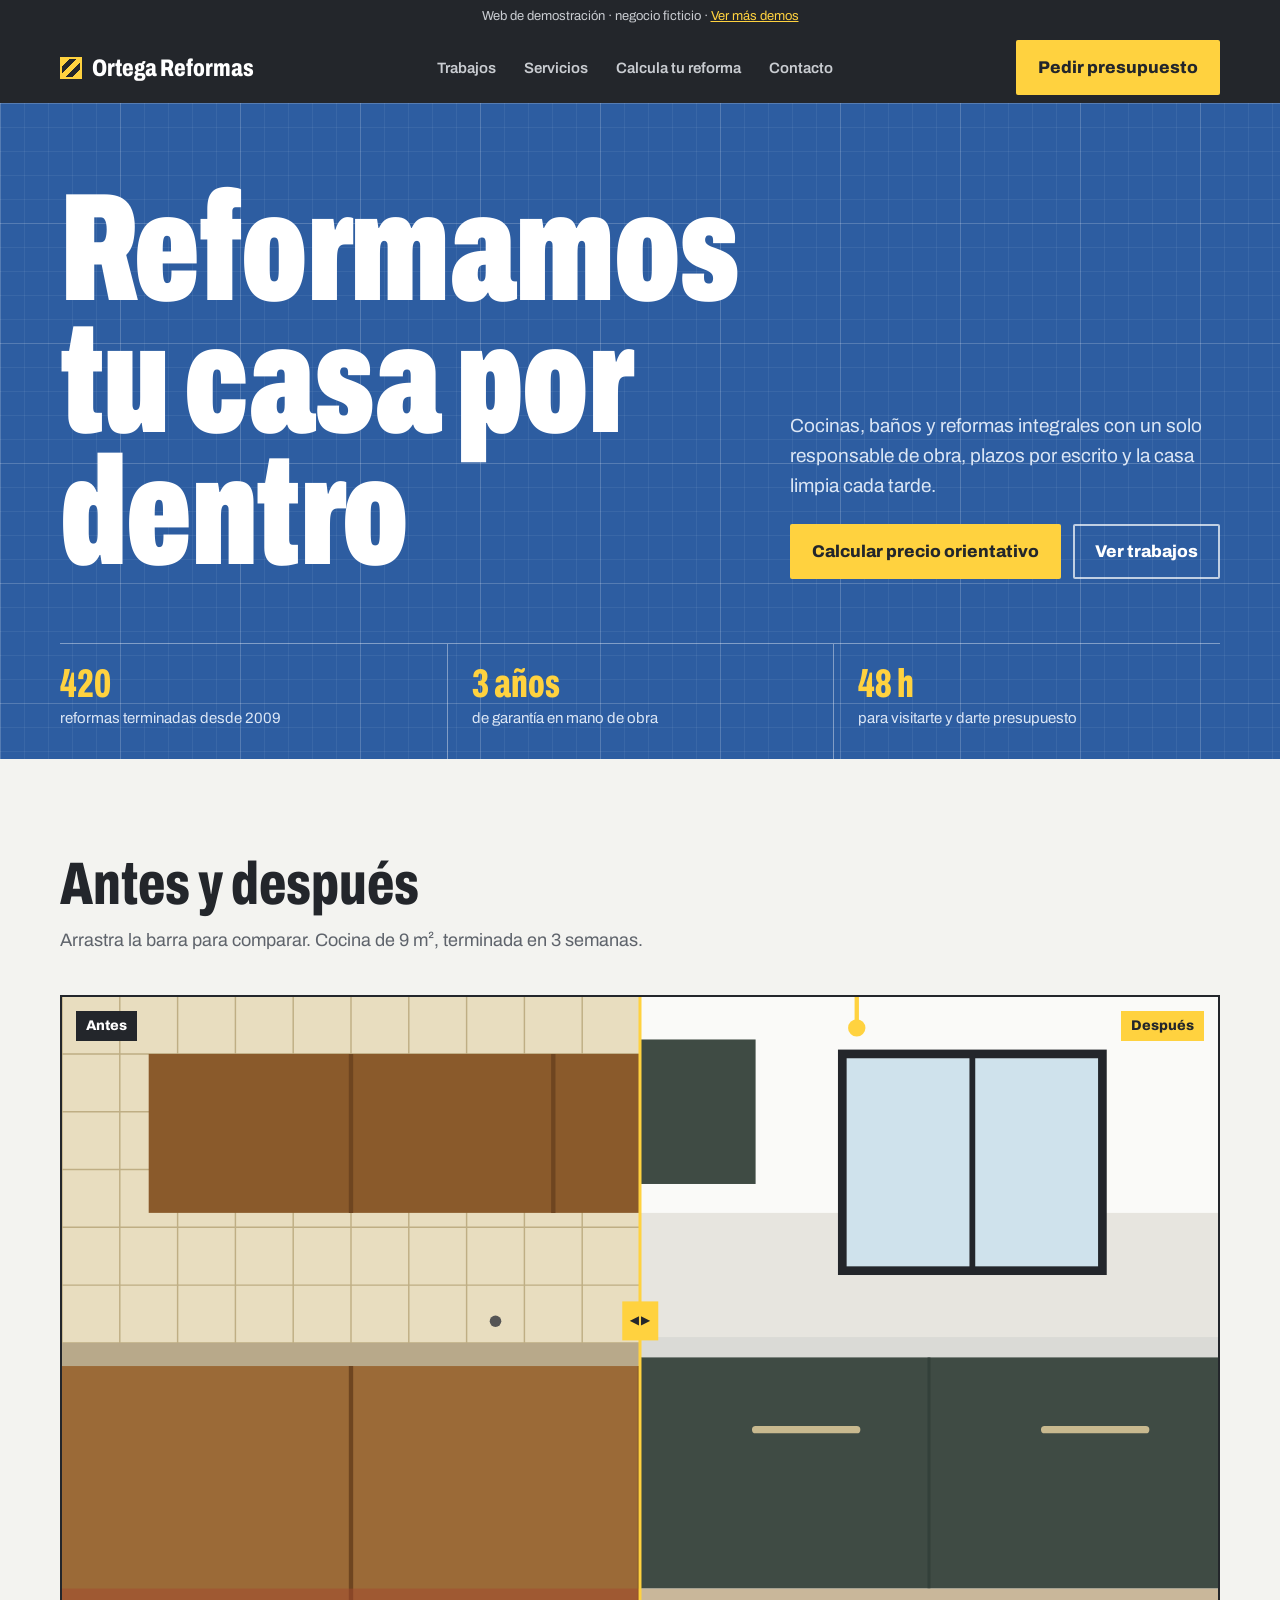
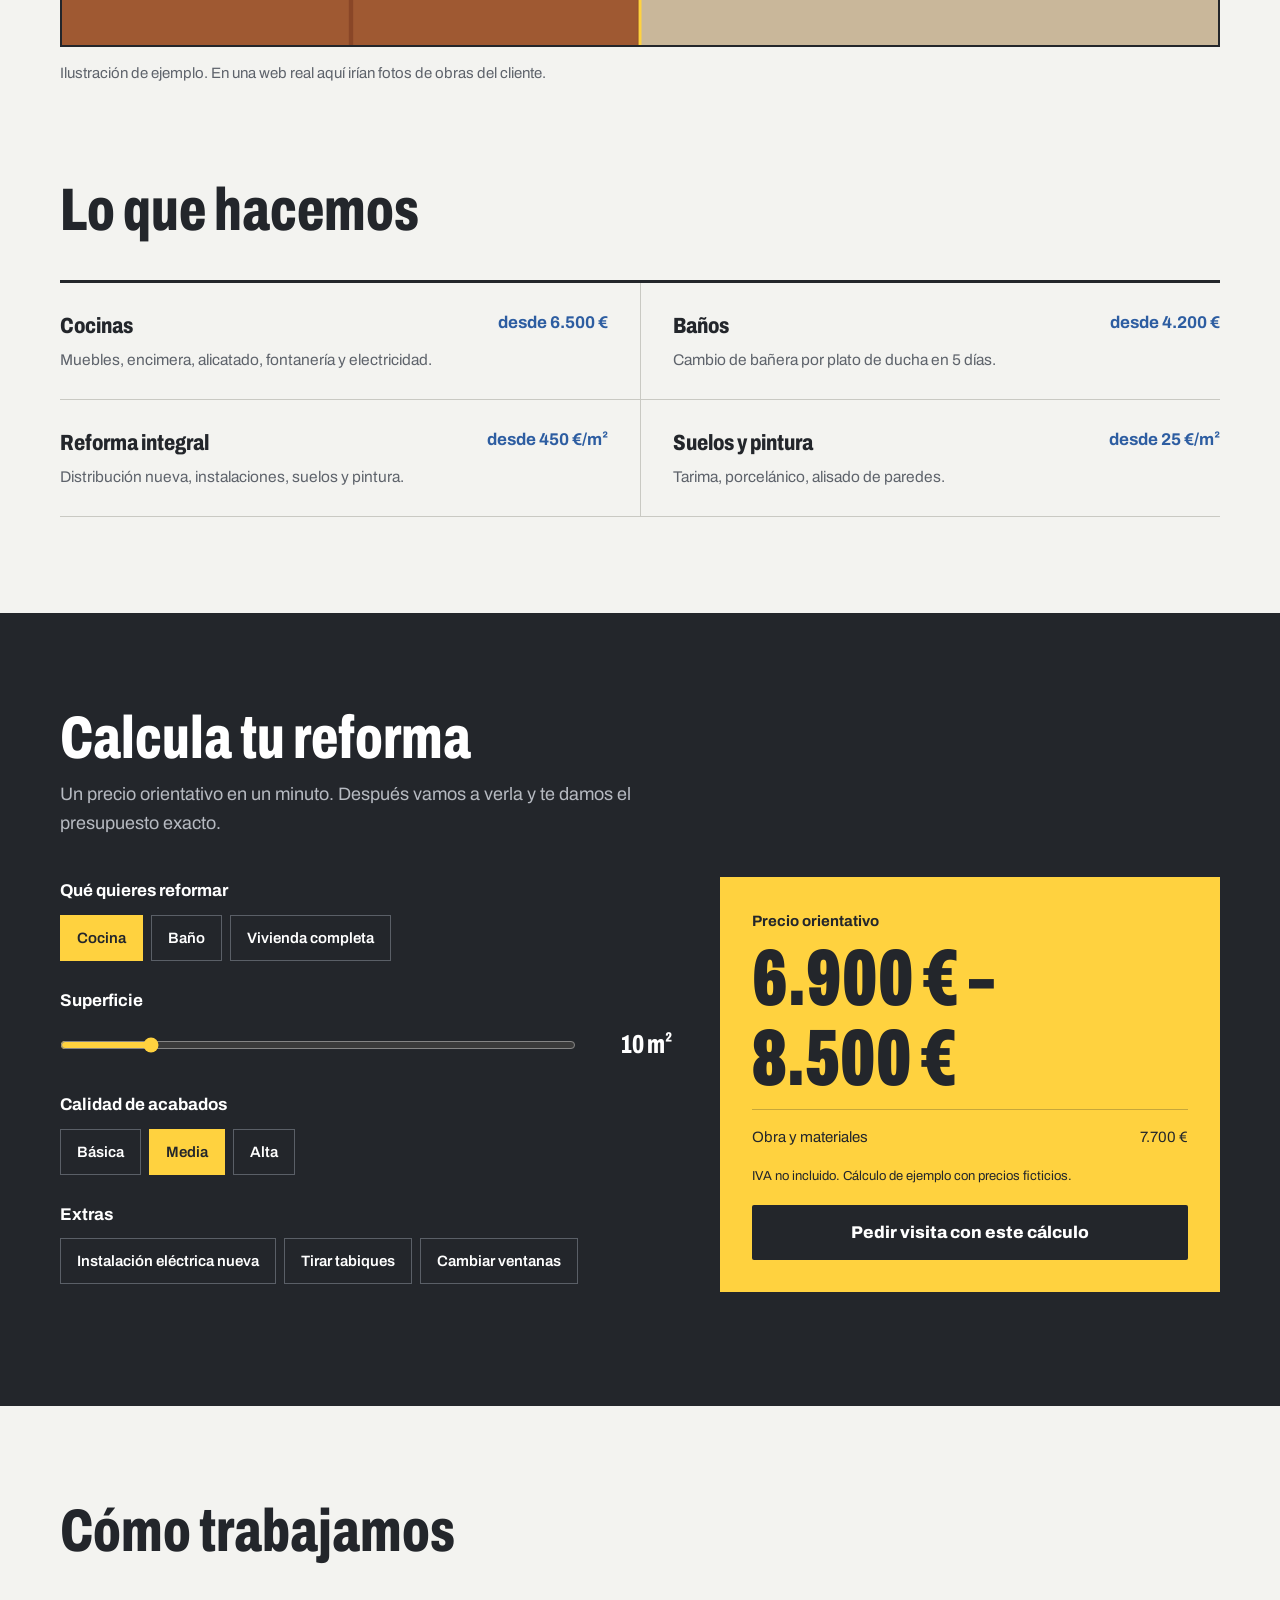
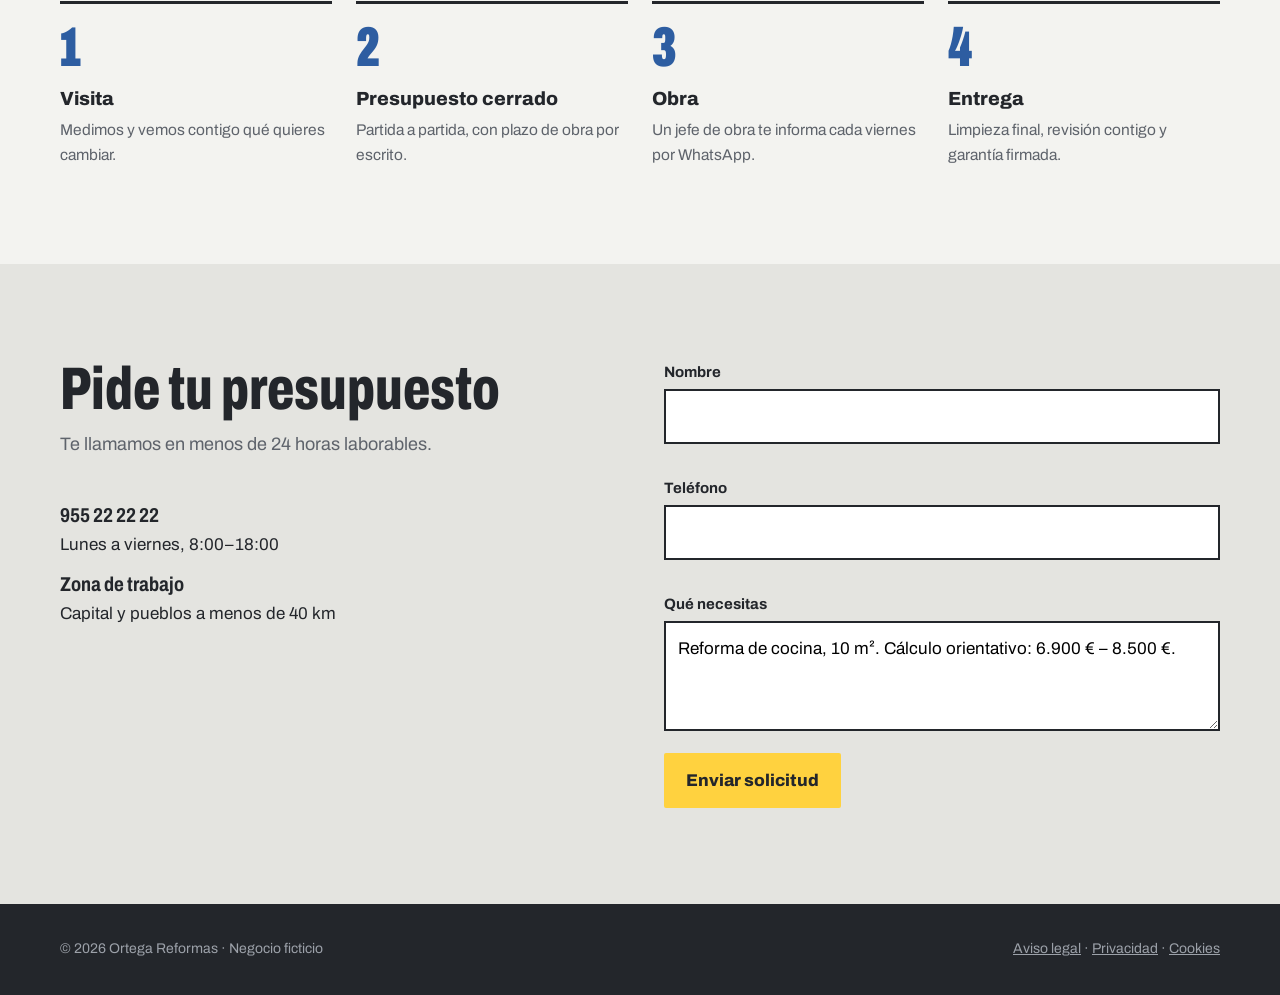
<file: demos/reformas/index.html>
<!DOCTYPE html>
<html lang="es">
<head>
  <meta charset="UTF-8">
  <meta name="viewport" content="width=device-width, initial-scale=1.0">
  <title>Ortega Reformas · Demo</title>
  <meta name="description" content="Web de demostración para una empresa de reformas ficticia.">
  <link rel="preconnect" href="https://fonts.googleapis.com">
  <link href="https://fonts.googleapis.com/css2?family=Archivo:wdth,wght@62..125,400..900&display=swap" rel="stylesheet">
  <style>
    :root {
      --concrete: #E4E4E0;
      --paper: #F3F3F0;
      --char: #23262B;
      --char-2: #34383F;
      --hivis: #FFD23F;
      --blue: #2D5DA1;
      --muted: #5E636B;
    }
    * { box-sizing: border-box; margin: 0; padding: 0; }
    html { scroll-behavior: smooth; }
    body { font-family: 'Archivo', system-ui, sans-serif; font-stretch: 100%; background: var(--paper); color: var(--char); font-size: 17px; line-height: 1.6; }
    :focus-visible { outline: 3px solid var(--blue); outline-offset: 3px; }
    a { color: inherit; }
    .wrap { width: min(1160px, 100% - 40px); margin-inline: auto; }
    .demo-bar { background: var(--char); color: #c9ccd1; font-size: 13px; text-align: center; padding: 6px 16px; }
    .demo-bar a { color: var(--hivis); }

    .cond { font-stretch: 68%; text-transform: none; }

    header { background: var(--char); color: #fff; }
    .nav { display: flex; align-items: center; justify-content: space-between; height: 70px; gap: 16px; }
    .logo { display: flex; align-items: center; gap: 10px; text-decoration: none; font-weight: 800; font-stretch: 75%; font-size: 24px; }
    .logo i { width: 22px; height: 22px; background: repeating-linear-gradient(-45deg, var(--hivis) 0 5px, var(--char) 5px 10px); border: 2px solid var(--hivis); }
    .nav ul { display: flex; gap: 28px; list-style: none; font-weight: 600; font-size: 15px; }
    .nav ul a { text-decoration: none; color: #c9ccd1; }
    .nav ul a:hover { color: #fff; }
    .btn { display: inline-block; font: inherit; font-weight: 800; border: 0; cursor: pointer; text-decoration: none; padding: 14px 22px; border-radius: 2px; }
    .btn-hivis { background: var(--hivis); color: var(--char); }
    .btn-hivis:hover { background: #ffdc66; }
    .btn-dark { background: var(--char); color: #fff; }

    /* Hero on blueprint grid */
    .hero {
      background-color: var(--blue);
      background-image:
        linear-gradient(rgba(255,255,255,.14) 1px, transparent 1px),
        linear-gradient(90deg, rgba(255,255,255,.14) 1px, transparent 1px),
        linear-gradient(rgba(255,255,255,.06) 1px, transparent 1px),
        linear-gradient(90deg, rgba(255,255,255,.06) 1px, transparent 1px);
      background-size: 120px 120px, 120px 120px, 24px 24px, 24px 24px;
      color: #fff; padding: 80px 0 0; overflow: hidden;
    }
    .hero h1 { font-weight: 900; font-stretch: 62%; font-size: clamp(64px, 12vw, 168px); line-height: .86; letter-spacing: -0.01em; max-width: 9ch; }
    .hero-row { display: flex; justify-content: space-between; align-items: end; gap: 40px; flex-wrap: wrap; }
    .hero p.lead { max-width: 38ch; font-size: 19px; color: #dbe6f5; }
    .hero .actions { margin-top: 22px; display: flex; gap: 12px; flex-wrap: wrap; }
    .hero .btn-ghost { color: #fff; box-shadow: inset 0 0 0 2px rgba(255,255,255,.7); }
    .dims { margin-top: 64px; display: grid; grid-template-columns: repeat(3, 1fr); border-top: 1px solid rgba(255,255,255,.4); }
    .dims div { padding: 20px 0 28px; }
    .dims div + div { padding-left: 24px; border-left: 1px solid rgba(255,255,255,.4); }
    .dims strong { display: block; font-stretch: 62%; font-weight: 800; font-size: 40px; line-height: 1; color: var(--hivis); }
    .dims span { font-size: 15px; color: #dbe6f5; }

    section.s { padding: 96px 0; }
    .head { max-width: 640px; margin-bottom: 40px; }
    .head h2 { font-weight: 800; font-stretch: 70%; font-size: clamp(38px, 5vw, 60px); line-height: .98; }
    .head p { margin-top: 12px; color: var(--muted); font-size: 18px; }

    /* Before / after */
    .ba { position: relative; aspect-ratio: 16/9; overflow: hidden; background: var(--concrete); user-select: none; touch-action: pan-y; border: 2px solid var(--char); }
    .ba svg { position: absolute; inset: 0; width: 100%; height: 100%; }
    .ba .after { clip-path: inset(0 0 0 var(--pos, 50%)); }
    .ba .handle { position: absolute; top: 0; bottom: 0; left: var(--pos, 50%); width: 3px; background: var(--hivis); transform: translateX(-50%); pointer-events: none; }
    .ba .handle::after { content: "◀ ▶"; position: absolute; top: 50%; left: 50%; transform: translate(-50%,-50%); background: var(--hivis); color: var(--char); font-size: 12px; font-weight: 800; padding: 10px 8px; white-space: nowrap; }
    .ba input[type=range] { position: absolute; inset: 0; width: 100%; height: 100%; opacity: 0; cursor: ew-resize; margin: 0; }
    .ba .lbl { position: absolute; top: 14px; font-weight: 800; font-size: 14px; padding: 4px 10px; background: var(--char); color: #fff; }
    .ba .lbl.l { left: 14px; } .ba .lbl.r { right: 14px; background: var(--hivis); color: var(--char); }
    .ba-caption { margin-top: 14px; color: var(--muted); font-size: 15px; }

    /* Services list */
    .services { display: grid; grid-template-columns: repeat(2, 1fr); border-top: 3px solid var(--char); }
    .svc { padding: 26px 0; border-bottom: 1px solid #c9c9c3; display: grid; grid-template-columns: 1fr auto; gap: 4px 24px; }
    .services .svc:nth-child(odd) { padding-right: 32px; }
    .services .svc:nth-child(even) { padding-left: 32px; border-left: 1px solid #c9c9c3; }
    .svc h3 { font-size: 22px; font-weight: 800; font-stretch: 80%; }
    .svc .from { font-weight: 700; color: var(--blue); white-space: nowrap; }
    .svc p { grid-column: 1 / -1; color: var(--muted); font-size: 15.5px; }

    /* Estimator */
    .calc-wrap { background: var(--char); color: #fff; }
    .calc-wrap .head p { color: #b6bac1; }
    .calc { display: grid; grid-template-columns: 1.1fr .9fr; gap: 48px; align-items: start; }
    .calc fieldset { border: 0; margin-bottom: 26px; }
    .calc legend { font-weight: 700; margin-bottom: 10px; }
    .seg { display: flex; flex-wrap: wrap; gap: 8px; }
    .seg label { position: relative; }
    .seg input { position: absolute; opacity: 0; }
    .seg span { display: block; padding: 10px 16px; border: 1.5px solid #5a5f67; cursor: pointer; font-weight: 600; font-size: 15px; }
    .seg input:checked + span { background: var(--hivis); color: var(--char); border-color: var(--hivis); }
    .seg input:focus-visible + span { outline: 3px solid #7fa6dc; outline-offset: 2px; }
    .range-row { display: flex; align-items: center; gap: 16px; }
    .range-row input { flex: 1; accent-color: var(--hivis); }
    .range-row output { font-weight: 800; font-stretch: 70%; font-size: 26px; min-width: 80px; text-align: right; }
    .result { background: var(--hivis); color: var(--char); padding: 32px; }
    .result .label { font-weight: 700; font-size: 15px; }
    .result .amount { font-weight: 900; font-stretch: 62%; font-size: clamp(52px, 7vw, 80px); line-height: 1; margin: 6px 0 10px; }
    .result ul { list-style: none; font-size: 15px; border-top: 1px solid rgba(35,38,43,.25); padding-top: 12px; }
    .result li { display: flex; justify-content: space-between; padding: 3px 0; }
    .result small { display: block; margin-top: 14px; font-size: 13px; }
    .result .btn { margin-top: 18px; width: 100%; text-align: center; }

    /* Process: real sequence, numbered */
    .steps { list-style: none; display: grid; grid-template-columns: repeat(4, 1fr); gap: 24px; counter-reset: s; }
    .steps li { counter-increment: s; border-top: 3px solid var(--char); padding-top: 16px; }
    .steps li::before { content: counter(s); font-weight: 900; font-stretch: 62%; font-size: 56px; line-height: 1; color: var(--blue); display: block; margin-bottom: 8px; }
    .steps h3 { font-size: 19px; font-weight: 800; }
    .steps p { color: var(--muted); font-size: 15.5px; margin-top: 4px; }

    /* Contact */
    .contact { background: var(--concrete); }
    .contact-grid { display: grid; grid-template-columns: 1fr 1fr; gap: 48px; }
    .contact form .f { margin-bottom: 14px; }
    .contact label { display: block; font-weight: 700; font-size: 15px; margin-bottom: 5px; }
    .contact input, .contact textarea, .contact select { width: 100%; font: inherit; padding: 12px; border: 2px solid var(--char); border-radius: 0; background: #fff; }
    .contact textarea { min-height: 110px; resize: vertical; }
    .contact .err { color: #A3341F; font-size: 14px; min-height: 18px; }
    .contact .done { display: none; background: var(--char); color: #fff; padding: 22px; }
    .contact .done.show { display: block; }
    .contact .info p { margin-bottom: 10px; }
    .contact .info strong { display: block; font-stretch: 80%; font-size: 20px; }

    footer { background: var(--char); color: #9ca1a9; padding: 34px 0; font-size: 14px; }
    footer .wrap { display: flex; justify-content: space-between; flex-wrap: wrap; gap: 12px; }

    @media (max-width: 900px) {
      .nav ul { display: none; }
      .calc, .contact-grid { grid-template-columns: 1fr; }
      .services { grid-template-columns: 1fr; }
      .services .svc:nth-child(n) { padding-left: 0; padding-right: 0; border-left: 0; }
      .steps { grid-template-columns: 1fr 1fr; }
    }
    @media (max-width: 520px) {
      .dims { grid-template-columns: 1fr; }
      .dims div + div { padding-left: 0; border-left: 0; border-top: 1px solid rgba(255,255,255,.4); }
      .steps { grid-template-columns: 1fr; }
      .nav .btn { padding: 10px 14px; font-size: 14px; white-space: nowrap; }
      .logo { font-size: 20px; white-space: nowrap; }
    }
    @media (prefers-reduced-motion: reduce) { html { scroll-behavior: auto; } }
  </style>
</head>
<body>
  <div class="demo-bar">Web de demostración · negocio ficticio · <a href="../">Ver más demos</a></div>

  <header>
    <div class="wrap nav">
      <a class="logo" href="#"><i aria-hidden="true"></i>Ortega Reformas</a>
      <ul>
        <li><a href="#trabajos">Trabajos</a></li>
        <li><a href="#servicios">Servicios</a></li>
        <li><a href="#calculadora">Calcula tu reforma</a></li>
        <li><a href="#contacto">Contacto</a></li>
      </ul>
      <a class="btn btn-hivis" href="#contacto">Pedir presupuesto</a>
    </div>
  </header>

  <main>
    <section class="hero">
      <div class="wrap">
        <div class="hero-row">
          <h1>Reformamos tu casa por dentro</h1>
          <div>
            <p class="lead">Cocinas, baños y reformas integrales con un solo responsable de obra, plazos por escrito y la casa limpia cada tarde.</p>
            <div class="actions">
              <a class="btn btn-hivis" href="#calculadora">Calcular precio orientativo</a>
              <a class="btn btn-ghost" href="#trabajos">Ver trabajos</a>
            </div>
          </div>
        </div>
        <div class="dims">
          <div><strong>420</strong><span>reformas terminadas desde 2009</span></div>
          <div><strong>3 años</strong><span>de garantía en mano de obra</span></div>
          <div><strong>48 h</strong><span>para visitarte y darte presupuesto</span></div>
        </div>
      </div>
    </section>

    <section class="s" id="trabajos">
      <div class="wrap">
        <div class="head">
          <h2>Antes y después</h2>
          <p>Arrastra la barra para comparar. Cocina de 9 m², terminada en 3 semanas.</p>
        </div>
        <div class="ba" id="ba" style="--pos:50%">
          <!-- Before: dated kitchen -->
          <svg viewBox="0 0 800 450" preserveAspectRatio="xMidYMid slice" aria-hidden="true">
            <rect width="800" height="450" fill="#D9CBA3"/>
            <g fill="#E8DDBF" stroke="#BFAE84"><rect x="0" y="0" width="800" height="250"/>
              <path d="M0 40h800M0 80h800M0 120h800M0 160h800M0 200h800M0 240h800" stroke-width="1"/>
              <path d="M40 0v250M80 0v250M120 0v250M160 0v250M200 0v250M240 0v250M280 0v250M320 0v250M360 0v250M400 0v250M440 0v250M480 0v250M520 0v250M560 0v250M600 0v250M640 0v250M680 0v250M720 0v250M760 0v250" stroke-width="1"/></g>
            <rect x="60" y="40" width="420" height="110" fill="#8A5A2B"/>
            <path d="M200 40v110M340 40v110" stroke="#6E4520" stroke-width="3"/>
            <rect x="0" y="250" width="800" height="200" fill="#9B6A37"/>
            <rect x="0" y="240" width="800" height="16" fill="#B8A98A"/>
            <path d="M200 256v194M400 256v194M600 256v194" stroke="#6E4520" stroke-width="3"/>
            <rect x="540" y="60" width="160" height="120" fill="#BFD3E0" stroke="#fff" stroke-width="8"/>
            <circle cx="300" cy="225" r="4" fill="#555"/>
            <rect x="0" y="410" width="800" height="40" fill="#A4492F" opacity=".5"/>
          </svg>
          <!-- After: modern kitchen -->
          <svg class="after" viewBox="0 0 800 450" preserveAspectRatio="xMidYMid slice" aria-hidden="true">
            <rect width="800" height="450" fill="#F3F3F0"/>
            <rect x="0" y="0" width="800" height="250" fill="#FAFAF8"/>
            <rect x="0" y="150" width="800" height="100" fill="#E7E5DF"/>
            <rect x="60" y="30" width="420" height="100" fill="#3F4B44"/>
            <path d="M200 30v100M340 30v100" stroke="#33403A" stroke-width="2"/>
            <rect x="540" y="40" width="180" height="150" fill="#CFE2EC" stroke="#23262B" stroke-width="6"/>
            <path d="M630 40v150" stroke="#23262B" stroke-width="4"/>
            <rect x="0" y="236" width="800" height="14" fill="#DADAD6"/>
            <rect x="0" y="250" width="800" height="160" fill="#3F4B44"/>
            <path d="M200 250v160M400 250v160M600 250v160" stroke="#33403A" stroke-width="2"/>
            <path d="M80 300h70M280 300h70M480 300h70M680 300h70" stroke="#C8B98F" stroke-width="5" stroke-linecap="round"/>
            <rect x="0" y="410" width="800" height="40" fill="#C9B79A"/>
            <g stroke="#FFD23F" stroke-width="3"><path d="M150 0v18M350 0v18M550 0v18"/></g>
            <circle cx="150" cy="22" r="6" fill="#FFD23F"/><circle cx="350" cy="22" r="6" fill="#FFD23F"/><circle cx="550" cy="22" r="6" fill="#FFD23F"/>
          </svg>
          <span class="lbl l">Antes</span><span class="lbl r">Después</span>
          <div class="handle" aria-hidden="true"></div>
          <input type="range" min="0" max="100" value="50" id="ba-range" aria-label="Comparar antes y después">
        </div>
        <p class="ba-caption">Ilustración de ejemplo. En una web real aquí irían fotos de obras del cliente.</p>
      </div>
    </section>

    <section class="s" id="servicios" style="padding-top:0">
      <div class="wrap">
        <div class="head"><h2>Lo que hacemos</h2></div>
        <div class="services">
          <article class="svc"><h3>Cocinas</h3><span class="from">desde 6.500 €</span><p>Muebles, encimera, alicatado, fontanería y electricidad.</p></article>
          <article class="svc"><h3>Baños</h3><span class="from">desde 4.200 €</span><p>Cambio de bañera por plato de ducha en 5 días.</p></article>
          <article class="svc"><h3>Reforma integral</h3><span class="from">desde 450 €/m²</span><p>Distribución nueva, instalaciones, suelos y pintura.</p></article>
          <article class="svc"><h3>Suelos y pintura</h3><span class="from">desde 25 €/m²</span><p>Tarima, porcelánico, alisado de paredes.</p></article>
        </div>
      </div>
    </section>

    <section class="s calc-wrap" id="calculadora">
      <div class="wrap">
        <div class="head">
          <h2>Calcula tu reforma</h2>
          <p>Un precio orientativo en un minuto. Después vamos a verla y te damos el presupuesto exacto.</p>
        </div>
        <div class="calc">
          <form id="calc">
            <fieldset>
              <legend>Qué quieres reformar</legend>
              <div class="seg">
                <label><input type="radio" name="tipo" value="cocina" checked><span>Cocina</span></label>
                <label><input type="radio" name="tipo" value="bano"><span>Baño</span></label>
                <label><input type="radio" name="tipo" value="integral"><span>Vivienda completa</span></label>
              </div>
            </fieldset>
            <fieldset>
              <legend>Superficie</legend>
              <div class="range-row">
                <input type="range" id="m2" min="4" max="40" value="10" aria-label="Metros cuadrados">
                <output id="m2-out" for="m2">10 m²</output>
              </div>
            </fieldset>
            <fieldset>
              <legend>Calidad de acabados</legend>
              <div class="seg">
                <label><input type="radio" name="calidad" value="0.85"><span>Básica</span></label>
                <label><input type="radio" name="calidad" value="1" checked><span>Media</span></label>
                <label><input type="radio" name="calidad" value="1.35"><span>Alta</span></label>
              </div>
            </fieldset>
            <fieldset>
              <legend>Extras</legend>
              <div class="seg">
                <label><input type="checkbox" name="extra" value="elec"><span>Instalación eléctrica nueva</span></label>
                <label><input type="checkbox" name="extra" value="tabique"><span>Tirar tabiques</span></label>
                <label><input type="checkbox" name="extra" value="ventana"><span>Cambiar ventanas</span></label>
              </div>
            </fieldset>
          </form>

          <div class="result" aria-live="polite">
            <p class="label">Precio orientativo</p>
            <p class="amount" id="total">–</p>
            <ul id="breakdown"></ul>
            <small>IVA no incluido. Cálculo de ejemplo con precios ficticios.</small>
            <a class="btn btn-dark" href="#contacto" id="calc-cta">Pedir visita con este cálculo</a>
          </div>
        </div>
      </div>
    </section>

    <section class="s">
      <div class="wrap">
        <div class="head"><h2>Cómo trabajamos</h2></div>
        <ol class="steps">
          <li><h3>Visita</h3><p>Medimos y vemos contigo qué quieres cambiar.</p></li>
          <li><h3>Presupuesto cerrado</h3><p>Partida a partida, con plazo de obra por escrito.</p></li>
          <li><h3>Obra</h3><p>Un jefe de obra te informa cada viernes por WhatsApp.</p></li>
          <li><h3>Entrega</h3><p>Limpieza final, revisión contigo y garantía firmada.</p></li>
        </ol>
      </div>
    </section>

    <section class="s contact" id="contacto">
      <div class="wrap contact-grid">
        <div class="info">
          <div class="head"><h2>Pide tu presupuesto</h2><p>Te llamamos en menos de 24 horas laborables.</p></div>
          <p><strong>955 22 22 22</strong>Lunes a viernes, 8:00–18:00</p>
          <p><strong>Zona de trabajo</strong>Capital y pueblos a menos de 40 km</p>
        </div>
        <div>
          <form id="contact" novalidate>
            <div class="f"><label for="c-nombre">Nombre</label><input id="c-nombre" autocomplete="name"><p class="err" id="c-nombre-err"></p></div>
            <div class="f"><label for="c-tel">Teléfono</label><input id="c-tel" type="tel" autocomplete="tel"><p class="err" id="c-tel-err"></p></div>
            <div class="f"><label for="c-msg">Qué necesitas</label><textarea id="c-msg"></textarea></div>
            <button class="btn btn-hivis" type="submit">Enviar solicitud</button>
          </form>
          <div class="done" id="done" role="status" tabindex="-1">
            <strong>Solicitud enviada.</strong> Te llamaremos pronto. (Demo: en la web real se enviaría a la empresa.)
          </div>
        </div>
      </div>
    </section>
  </main>

  <footer>
    <div class="wrap">
      <span>© 2026 Ortega Reformas · Negocio ficticio</span>
      <span><a href="#">Aviso legal</a> · <a href="#">Privacidad</a> · <a href="#">Cookies</a></span>
    </div>
  </footer>

  <script>
    // Before / after slider
    const ba = document.getElementById('ba');
    document.getElementById('ba-range').addEventListener('input', e => ba.style.setProperty('--pos', e.target.value + '%'));

    // Estimator (fictional prices)
    const base = { cocina: { fijo: 3500, m2: 420 }, bano: { fijo: 2600, m2: 480 }, integral: { fijo: 4000, m2: 430 } };
    const extras = { elec: ['Electricidad nueva', 55], tabique: ['Tirar tabiques', 900], ventana: ['Ventanas', 650] };
    const eur = new Intl.NumberFormat('es-ES', { style: 'currency', currency: 'EUR', maximumFractionDigits: 0, useGrouping: 'always' });
    const form = document.getElementById('calc');
    const m2 = document.getElementById('m2');

    function calc() {
      const tipo = form.tipo.value;
      const q = Number(form.calidad.value);
      if (tipo === 'integral') { m2.max = 150; if (Number(m2.value) < 40) m2.value = 70; } else { m2.max = 40; if (Number(m2.value) > 40) m2.value = 10; }
      const area = Number(m2.value);
      document.getElementById('m2-out').textContent = area + ' m²';
      const lines = [];
      const obra = (base[tipo].fijo + base[tipo].m2 * area) * q;
      lines.push(['Obra y materiales', obra]);
      [...form.querySelectorAll('[name=extra]:checked')].forEach(x => {
        const [name, v] = extras[x.value];
        lines.push([name, x.value === 'elec' ? v * area : v]);
      });
      const total = lines.reduce((s, l) => s + l[1], 0);
      const low = Math.round(total * 0.9 / 100) * 100, high = Math.round(total * 1.1 / 100) * 100;
      document.getElementById('total').textContent = `${eur.format(low)} – ${eur.format(high)}`;
      document.getElementById('breakdown').innerHTML = lines.map(([n, v]) => `<li><span>${n}</span><span>${eur.format(Math.round(v))}</span></li>`).join('');
      document.getElementById('c-msg').value = `Reforma de ${{cocina:'cocina',bano:'baño',integral:'vivienda completa'}[tipo]}, ${area} m². Cálculo orientativo: ${eur.format(low)} – ${eur.format(high)}.`;
    }
    form.addEventListener('input', calc);
    calc();

    // Contact form
    document.getElementById('contact').addEventListener('submit', e => {
      e.preventDefault();
      const n = document.getElementById('c-nombre'), t = document.getElementById('c-tel');
      const en = n.value.trim().length > 1 ? '' : 'Escribe tu nombre.';
      const et = /^[+\d][\d\s]{8,}$/.test(t.value.trim()) ? '' : 'Escribe un teléfono válido, por ejemplo 600 123 456.';
      document.getElementById('c-nombre-err').textContent = en;
      document.getElementById('c-tel-err').textContent = et;
      n.setAttribute('aria-invalid', !!en); t.setAttribute('aria-invalid', !!et);
      if (en) return n.focus();
      if (et) return t.focus();
      e.target.hidden = true;
      const d = document.getElementById('done'); d.classList.add('show'); d.focus();
    });
  </script>
</body>
</html>
</file>
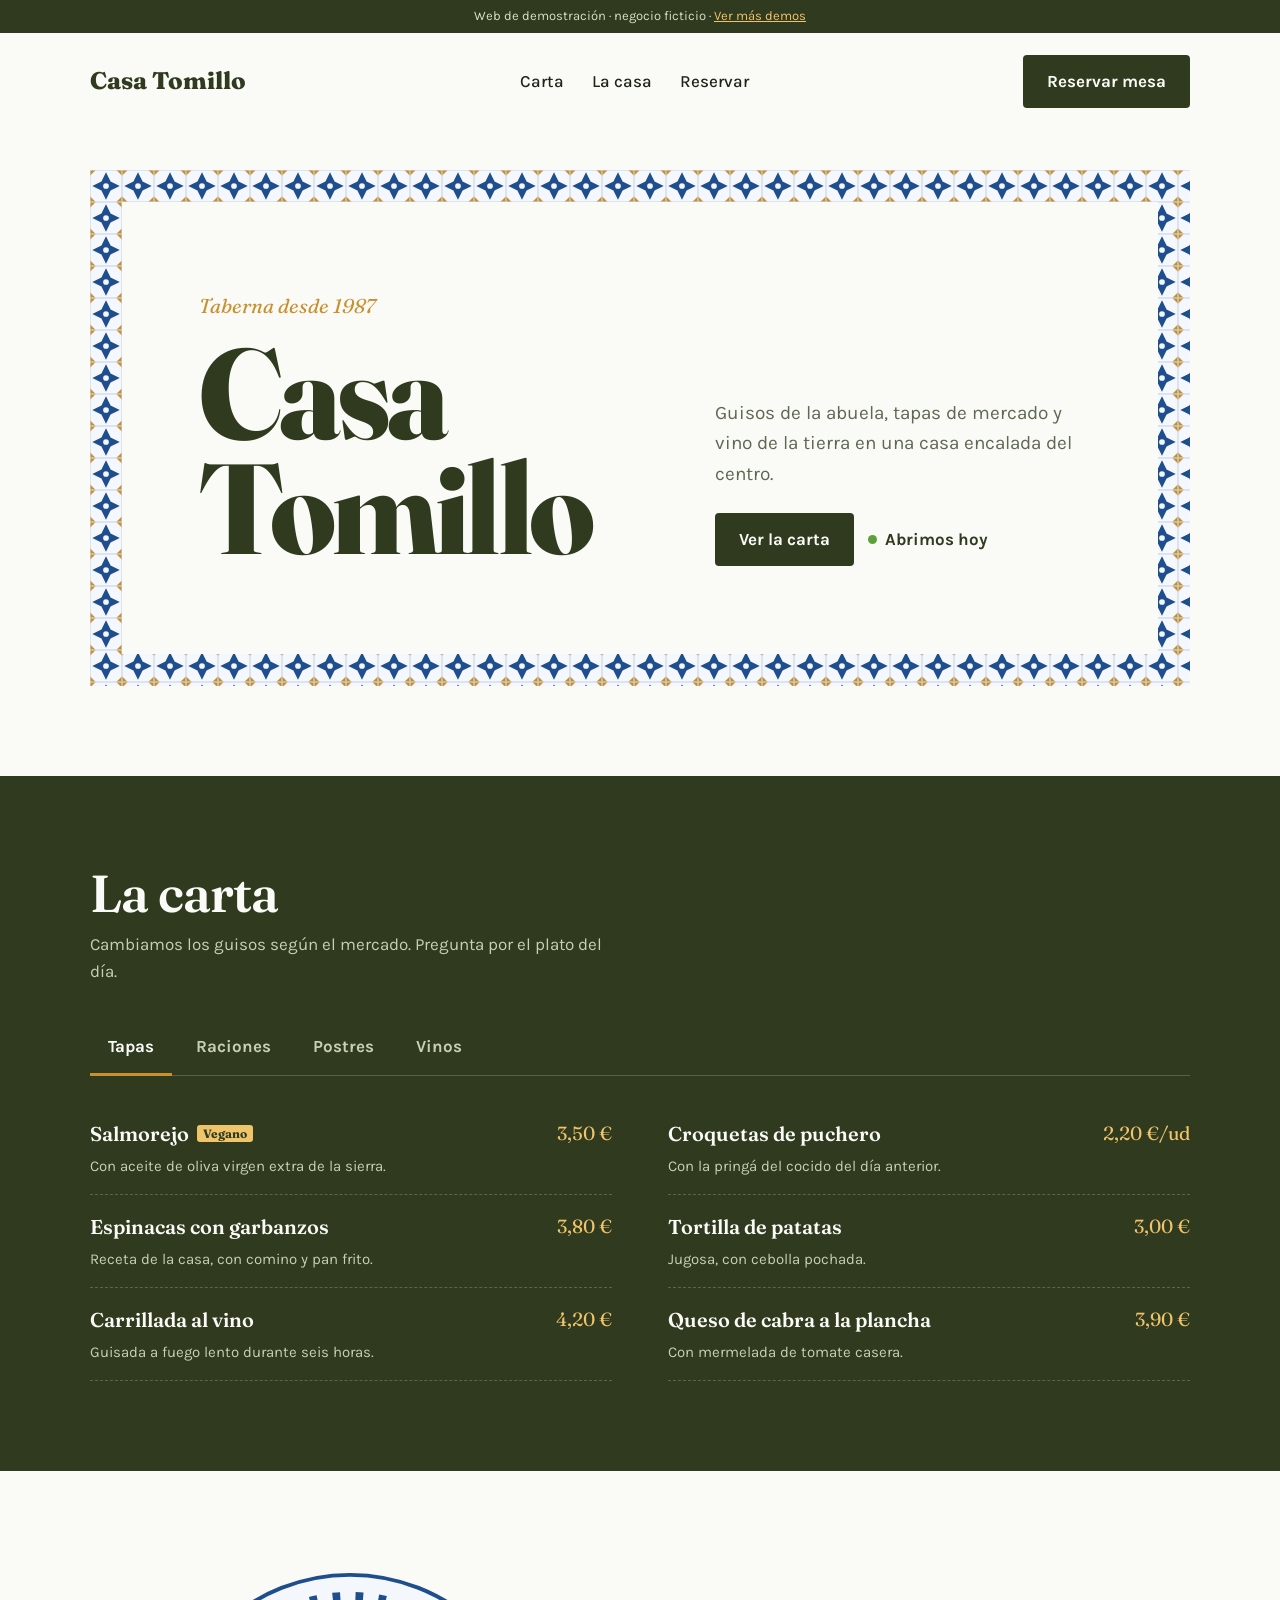
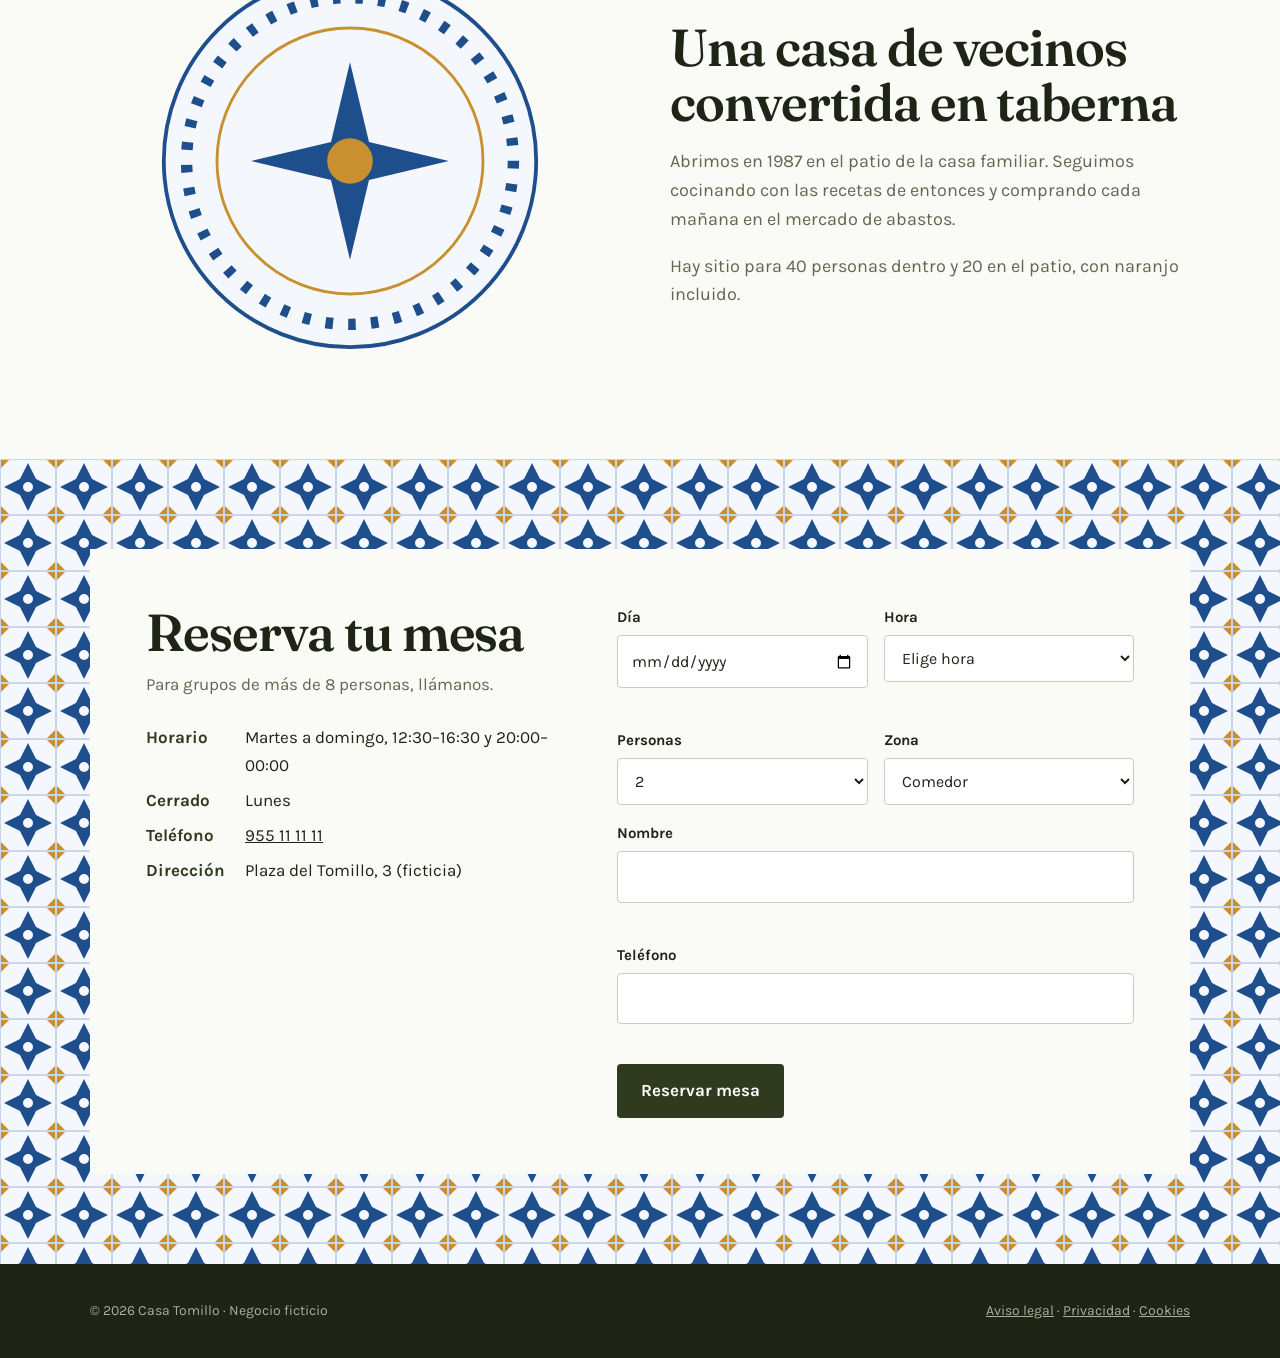
<file: demos/restaurante/index.html>
<!DOCTYPE html>
<html lang="es">
<head>
  <meta charset="UTF-8">
  <meta name="viewport" content="width=device-width, initial-scale=1.0">
  <title>Casa Tomillo · Taberna · Demo</title>
  <meta name="description" content="Web de demostración para una taberna ficticia.">
  <link rel="preconnect" href="https://fonts.googleapis.com">
  <link href="https://fonts.googleapis.com/css2?family=Fraunces:opsz,wght@9..144,400;9..144,600;9..144,800&family=Karla:wght@400;500;700&display=swap" rel="stylesheet">
  <style>
    :root {
      --lime: #FAFAF6;       /* whitewash */
      --olive: #2F3A1F;
      --olive-2: #46552F;
      --ochre: #C8902E;
      --azul: #1F4E8C;
      --azul-soft: #DCE6F3;
      --ink: #1E2416;
      --muted: #5F6851;
    }
    * { box-sizing: border-box; margin: 0; padding: 0; }
    html { scroll-behavior: smooth; }
    body { font-family: 'Karla', system-ui, sans-serif; background: var(--lime); color: var(--ink); font-size: 17px; line-height: 1.6; }
    :focus-visible { outline: 3px solid var(--ochre); outline-offset: 3px; }
    a { color: inherit; }
    .wrap { width: min(1100px, 100% - 40px); margin-inline: auto; }

    .demo-bar { background: var(--olive); color: #d9dec9; font-size: 13px; text-align: center; padding: 6px 16px; }
    .demo-bar a { color: #f0c46a; }

    /* Azulejo pattern: drawn with SVG, repeated as background */
    .tiles {
      background-color: var(--azul-soft);
      background-image: url("data:image/svg+xml,%3Csvg xmlns='http://www.w3.org/2000/svg' width='56' height='56' viewBox='0 0 56 56'%3E%3Crect width='56' height='56' fill='%23F4F7FB'/%3E%3Cpath d='M28 4 L36 20 L52 28 L36 36 L28 52 L20 36 L4 28 L20 20Z' fill='%231F4E8C'/%3E%3Ccircle cx='28' cy='28' r='5' fill='%23F4F7FB'/%3E%3Cpath d='M0 0h10L0 10zM56 0v10L46 0zM0 56v-10L10 56zM56 56H46l10-10z' fill='%23C8902E'/%3E%3Crect x='.5' y='.5' width='55' height='55' fill='none' stroke='%23C9D6E8'/%3E%3C/svg%3E");
      background-size: 56px 56px;
    }

    header { padding: 22px 0; }
    .nav { display: flex; justify-content: space-between; align-items: center; gap: 20px; }
    .logo { font-family: 'Fraunces', serif; font-weight: 800; font-size: 24px; text-decoration: none; color: var(--olive); }
    .nav ul { display: flex; gap: 28px; list-style: none; font-weight: 500; }
    .nav ul a { text-decoration: none; }
    .nav ul a:hover { color: var(--azul); }
    .btn { display: inline-block; font: inherit; font-weight: 700; border: 0; cursor: pointer; text-decoration: none; padding: 13px 24px; border-radius: 4px; }
    .btn-olive { background: var(--olive); color: var(--lime); }
    .btn-olive:hover { background: var(--olive-2); }

    /* Hero: name framed by a tile border, like a tavern sign */
    .hero { padding: 40px 0 90px; }
    .sign { padding: 32px; background-size: 32px 32px; }
    .sign-inner { background: var(--lime); padding: clamp(36px, 7vw, 88px) clamp(24px, 6vw, 80px); display: grid; grid-template-columns: 1.3fr 1fr; gap: 40px; align-items: end; }
    .sign h1 { font-family: 'Fraunces', serif; font-weight: 800; font-size: clamp(56px, 10vw, 128px); line-height: .9; letter-spacing: -0.03em; color: var(--olive); font-variation-settings: "opsz" 144; }
    .sign .since { font-family: 'Fraunces', serif; font-style: italic; font-size: 20px; color: var(--ochre); margin-bottom: 14px; }
    .sign p.lead { font-size: 19px; color: var(--muted); max-width: 36ch; }
    .sign .actions { margin-top: 24px; display: flex; flex-wrap: wrap; gap: 14px; align-items: center; }
    .sign .open { font-weight: 700; color: var(--olive); }
    .sign .open::before { content: ""; display: inline-block; width: 9px; height: 9px; border-radius: 50%; background: #5DA03A; margin-right: 8px; vertical-align: 1px; }

    /* Carta */
    .menu { padding: 90px 0; background: var(--olive); color: var(--lime); }
    .menu h2, .story h2, .book h2 { font-family: 'Fraunces', serif; font-weight: 600; font-size: clamp(34px, 4.4vw, 52px); line-height: 1.05; letter-spacing: -0.02em; }
    .menu .intro { color: #c8cfb5; margin-top: 10px; max-width: 52ch; }
    .tabs { margin-top: 36px; display: flex; gap: 6px; flex-wrap: wrap; border-bottom: 1px solid rgba(250,250,246,.2); }
    .tabs button { font: inherit; font-weight: 700; color: #c8cfb5; background: none; border: 0; padding: 12px 18px; cursor: pointer; border-bottom: 3px solid transparent; margin-bottom: -1px; }
    .tabs button[aria-selected="true"] { color: var(--lime); border-color: var(--ochre); }
    .panel { padding-top: 26px; columns: 2; column-gap: 56px; }
    .panel[hidden] { display: none; }
    .dish { break-inside: avoid; display: grid; grid-template-columns: 1fr auto; gap: 4px 16px; padding: 16px 0; border-bottom: 1px dashed rgba(250,250,246,.22); }
    .dish h3 { font-family: 'Fraunces', serif; font-weight: 600; font-size: 20px; }
    .dish .p { font-family: 'Fraunces', serif; font-size: 19px; color: #f0c46a; }
    .dish p { grid-column: 1 / -1; color: #c8cfb5; font-size: 15px; }
    .dish .tag { font-size: 12px; font-weight: 700; color: var(--olive); background: #f0c46a; border-radius: 3px; padding: 1px 6px; margin-left: 8px; vertical-align: 3px; }

    /* Story */
    .story { padding: 100px 0; }
    .story-grid { display: grid; grid-template-columns: 1fr 1fr; gap: 60px; align-items: center; }
    .story p { margin-top: 18px; color: var(--muted); max-width: 54ch; font-size: 18px; }
    .plate { aspect-ratio: 1; border-radius: 50%; position: relative; max-width: 380px; width: 100%; justify-self: center; }
    .plate svg { width: 100%; height: 100%; }

    /* Reservas */
    .book { padding: 90px 0; }
    .book-card { background: var(--lime); padding: clamp(28px, 5vw, 56px); display: grid; grid-template-columns: .9fr 1.1fr; gap: 48px; }
    .book .note { color: var(--muted); margin-top: 12px; }
    .book dl { margin-top: 26px; display: grid; grid-template-columns: auto 1fr; gap: 8px 20px; }
    .book dt { font-weight: 700; color: var(--olive); }
    form .row { display: grid; grid-template-columns: 1fr 1fr; gap: 16px; }
    form label { display: block; font-weight: 700; font-size: 15px; margin-bottom: 6px; }
    form .field { margin-bottom: 16px; }
    form input, form select, form textarea { width: 100%; font: inherit; font-size: 16px; padding: 12px 13px; border: 1.5px solid #C9CDBB; border-radius: 4px; background: #fff; color: var(--ink); }
    form input:focus, form select:focus, form textarea:focus { border-color: var(--azul); outline: none; box-shadow: 0 0 0 3px var(--azul-soft); }
    form .err { color: #A3341F; font-size: 14px; min-height: 20px; margin-top: 4px; }
    form [aria-invalid="true"] { border-color: #A3341F; }
    .ok { display: none; padding: 20px; background: var(--azul-soft); border-left: 4px solid var(--azul); }
    .ok.show { display: block; }
    .ok h3 { font-family: 'Fraunces', serif; font-size: 22px; color: var(--azul); }

    footer { background: var(--ink); color: #aab296; padding: 36px 0; font-size: 14px; }
    footer .wrap { display: flex; flex-wrap: wrap; justify-content: space-between; gap: 12px; }

    @media (max-width: 860px) {
      .nav ul { display: none; }
      .sign-inner, .story-grid, .book-card { grid-template-columns: 1fr; }
      .panel { columns: 1; }
      .plate { max-width: 360px; margin-inline: auto; }
    }
    @media (max-width: 480px) { form .row { grid-template-columns: 1fr; } .sign { padding: 24px; background-size: 24px 24px; } }
    @media (prefers-reduced-motion: reduce) { html { scroll-behavior: auto; } }
  </style>
</head>
<body>
  <div class="demo-bar">Web de demostración · negocio ficticio · <a href="../">Ver más demos</a></div>

  <header>
    <div class="wrap nav">
      <a class="logo" href="#">Casa Tomillo</a>
      <ul>
        <li><a href="#carta">Carta</a></li>
        <li><a href="#casa">La casa</a></li>
        <li><a href="#reservar">Reservar</a></li>
      </ul>
      <a class="btn btn-olive" href="#reservar">Reservar mesa</a>
    </div>
  </header>

  <main>
    <section class="hero">
      <div class="wrap">
        <div class="sign tiles">
          <div class="sign-inner">
            <div>
              <p class="since">Taberna desde 1987</p>
              <h1>Casa Tomillo</h1>
            </div>
            <div>
              <p class="lead">Guisos de la abuela, tapas de mercado y vino de la tierra en una casa encalada del centro.</p>
              <div class="actions">
                <a class="btn btn-olive" href="#carta">Ver la carta</a>
                <span class="open" id="open-status">Abierto hoy</span>
              </div>
            </div>
          </div>
        </div>
      </div>
    </section>

    <section class="menu" id="carta">
      <div class="wrap">
        <h2>La carta</h2>
        <p class="intro">Cambiamos los guisos según el mercado. Pregunta por el plato del día.</p>

        <div class="tabs" role="tablist" aria-label="Secciones de la carta">
          <button role="tab" id="t-tapas" aria-controls="p-tapas" aria-selected="true">Tapas</button>
          <button role="tab" id="t-raciones" aria-controls="p-raciones" aria-selected="false" tabindex="-1">Raciones</button>
          <button role="tab" id="t-postres" aria-controls="p-postres" aria-selected="false" tabindex="-1">Postres</button>
          <button role="tab" id="t-vinos" aria-controls="p-vinos" aria-selected="false" tabindex="-1">Vinos</button>
        </div>

        <div class="panel" role="tabpanel" id="p-tapas" aria-labelledby="t-tapas">
          <div class="dish"><h3>Salmorejo<span class="tag">Vegano</span></h3><span class="p">3,50 €</span><p>Con aceite de oliva virgen extra de la sierra.</p></div>
          <div class="dish"><h3>Espinacas con garbanzos</h3><span class="p">3,80 €</span><p>Receta de la casa, con comino y pan frito.</p></div>
          <div class="dish"><h3>Carrillada al vino</h3><span class="p">4,20 €</span><p>Guisada a fuego lento durante seis horas.</p></div>
          <div class="dish"><h3>Croquetas de puchero</h3><span class="p">2,20 €/ud</span><p>Con la pringá del cocido del día anterior.</p></div>
          <div class="dish"><h3>Tortilla de patatas</h3><span class="p">3,00 €</span><p>Jugosa, con cebolla pochada.</p></div>
          <div class="dish"><h3>Queso de cabra a la plancha</h3><span class="p">3,90 €</span><p>Con mermelada de tomate casera.</p></div>
        </div>
        <div class="panel" role="tabpanel" id="p-raciones" aria-labelledby="t-raciones" hidden>
          <div class="dish"><h3>Secreto ibérico</h3><span class="p">16,00 €</span><p>A la brasa, con patatas a lo pobre.</p></div>
          <div class="dish"><h3>Bacalao con tomate</h3><span class="p">15,50 €</span><p>Lomo confitado sobre sofrito de tomate de la huerta.</p></div>
          <div class="dish"><h3>Revuelto de setas</h3><span class="p">11,00 €</span><p>Setas de temporada, ajo y huevo de corral.</p></div>
          <div class="dish"><h3>Ensalada de naranja<span class="tag">Vegano</span></h3><span class="p">9,00 €</span><p>Naranja, cebolleta, aceitunas y aceite.</p></div>
        </div>
        <div class="panel" role="tabpanel" id="p-postres" aria-labelledby="t-postres" hidden>
          <div class="dish"><h3>Tocino de cielo</h3><span class="p">4,50 €</span><p>Receta del convento de al lado.</p></div>
          <div class="dish"><h3>Torrijas</h3><span class="p">4,00 €</span><p>Con miel y canela, todo el año.</p></div>
          <div class="dish"><h3>Arroz con leche</h3><span class="p">4,00 €</span><p>Cremoso, con limón y canela quemada.</p></div>
        </div>
        <div class="panel" role="tabpanel" id="p-vinos" aria-labelledby="t-vinos" hidden>
          <div class="dish"><h3>Fino de la casa</h3><span class="p">2,20 € copa</span><p>Seco y fresco, ideal con las tapas.</p></div>
          <div class="dish"><h3>Tinto joven</h3><span class="p">2,80 € copa</span><p>Bodega local, fácil de beber.</p></div>
          <div class="dish"><h3>Blanco verdejo</h3><span class="p">16,00 € botella</span><p>Afrutado y ligero.</p></div>
        </div>
      </div>
    </section>

    <section class="story" id="casa">
      <div class="wrap story-grid">
        <div class="plate" aria-hidden="true">
          <svg viewBox="0 0 200 200">
            <circle cx="100" cy="100" r="98" fill="#F4F7FB" stroke="#1F4E8C" stroke-width="2"/>
            <circle cx="100" cy="100" r="86" fill="none" stroke="#1F4E8C" stroke-width="6" stroke-dasharray="4 8"/>
            <circle cx="100" cy="100" r="70" fill="none" stroke="#C8902E" stroke-width="1.5"/>
            <g fill="#1F4E8C">
              <path d="M100 48 L110 90 L152 100 L110 110 L100 152 L90 110 L48 100 L90 90Z"/>
            </g>
            <circle cx="100" cy="100" r="12" fill="#C8902E"/>
          </svg>
        </div>
        <div>
          <h2>Una casa de vecinos convertida en taberna</h2>
          <p>Abrimos en 1987 en el patio de la casa familiar. Seguimos cocinando con las recetas de entonces y comprando cada mañana en el mercado de abastos.</p>
          <p>Hay sitio para 40 personas dentro y 20 en el patio, con naranjo incluido.</p>
        </div>
      </div>
    </section>

    <section class="book tiles" id="reservar">
      <div class="wrap">
        <div class="book-card">
          <div>
            <h2>Reserva tu mesa</h2>
            <p class="note">Para grupos de más de 8 personas, llámanos.</p>
            <dl>
              <dt>Horario</dt><dd>Martes a domingo, 12:30–16:30 y 20:00–00:00</dd>
              <dt>Cerrado</dt><dd>Lunes</dd>
              <dt>Teléfono</dt><dd><a href="tel:+34955111111">955 11 11 11</a></dd>
              <dt>Dirección</dt><dd>Plaza del Tomillo, 3 (ficticia)</dd>
            </dl>
          </div>

          <div>
            <form id="reserva" novalidate>
              <div class="row">
                <div class="field">
                  <label for="fecha">Día</label>
                  <input type="date" id="fecha" required>
                  <p class="err" id="fecha-err"></p>
                </div>
                <div class="field">
                  <label for="hora">Hora</label>
                  <select id="hora" required>
                    <option value="">Elige hora</option>
                    <option>13:00</option><option>13:30</option><option>14:00</option><option>14:30</option><option>15:00</option>
                    <option>20:30</option><option>21:00</option><option>21:30</option><option>22:00</option><option>22:30</option>
                  </select>
                  <p class="err" id="hora-err"></p>
                </div>
              </div>
              <div class="row">
                <div class="field">
                  <label for="personas">Personas</label>
                  <select id="personas">
                    <option>1</option><option selected>2</option><option>3</option><option>4</option><option>5</option><option>6</option><option>7</option><option>8</option>
                  </select>
                </div>
                <div class="field">
                  <label for="zona">Zona</label>
                  <select id="zona"><option>Comedor</option><option>Patio</option></select>
                </div>
              </div>
              <div class="field">
                <label for="nombre">Nombre</label>
                <input id="nombre" autocomplete="name" required>
                <p class="err" id="nombre-err"></p>
              </div>
              <div class="field">
                <label for="tel">Teléfono</label>
                <input id="tel" type="tel" autocomplete="tel" inputmode="tel" required>
                <p class="err" id="tel-err"></p>
              </div>
              <button class="btn btn-olive" type="submit">Reservar mesa</button>
            </form>
            <div class="ok" id="ok" role="status" tabindex="-1">
              <h3>Mesa reservada</h3>
              <p id="ok-text"></p>
              <p style="margin-top:8px;font-size:14px;color:var(--muted)">Demo: en la web real la reserva se enviaría al restaurante.</p>
            </div>
          </div>
        </div>
      </div>
    </section>
  </main>

  <footer>
    <div class="wrap">
      <span>© 2026 Casa Tomillo · Negocio ficticio</span>
      <span><a href="#">Aviso legal</a> · <a href="#">Privacidad</a> · <a href="#">Cookies</a></span>
    </div>
  </footer>

  <script>
    // Tabs with keyboard support
    const tabs = [...document.querySelectorAll('[role="tab"]')];
    function select(tab) {
      tabs.forEach(t => {
        const on = t === tab;
        t.setAttribute('aria-selected', on);
        t.tabIndex = on ? 0 : -1;
        document.getElementById(t.getAttribute('aria-controls')).hidden = !on;
      });
    }
    tabs.forEach((t, i) => {
      t.addEventListener('click', () => select(t));
      t.addEventListener('keydown', e => {
        if (e.key !== 'ArrowRight' && e.key !== 'ArrowLeft') return;
        const next = tabs[(i + (e.key === 'ArrowRight' ? 1 : tabs.length - 1)) % tabs.length];
        select(next); next.focus();
      });
    });

    // Open / closed status (Mon closed)
    const now = new Date();
    const status = document.getElementById('open-status');
    const h = now.getHours() + now.getMinutes() / 60;
    const openNow = now.getDay() !== 1 && ((h >= 12.5 && h < 16.5) || h >= 20);
    status.textContent = now.getDay() === 1 ? 'Hoy cerramos, te esperamos mañana' : (openNow ? 'Abierto ahora' : 'Abrimos hoy');

    // Reservation form
    const fecha = document.getElementById('fecha');
    const todayISO = new Date(now.getTime() - now.getTimezoneOffset() * 60000).toISOString().slice(0, 10);
    fecha.min = todayISO;

    function setErr(id, msg) {
      document.getElementById(id + '-err').textContent = msg;
      document.getElementById(id).setAttribute('aria-invalid', msg ? 'true' : 'false');
      return !msg;
    }

    document.getElementById('reserva').addEventListener('submit', e => {
      e.preventDefault();
      let ok = true;
      const day = fecha.value ? new Date(fecha.value + 'T12:00') : null;
      ok &= setErr('fecha', !day ? 'Elige un día.' : (fecha.value < todayISO ? 'Elige hoy o un día futuro.' : (day.getDay() === 1 ? 'Los lunes cerramos. Elige otro día.' : '')));
      ok &= setErr('hora', document.getElementById('hora').value ? '' : 'Elige una hora.');
      ok &= setErr('nombre', document.getElementById('nombre').value.trim().length > 1 ? '' : 'Escribe tu nombre.');
      ok &= setErr('tel', /^[+\d][\d\s]{8,}$/.test(document.getElementById('tel').value.trim()) ? '' : 'Escribe un teléfono válido, por ejemplo 600 123 456.');
      if (!ok) { e.target.querySelector('[aria-invalid="true"]').focus(); return; }

      const fmt = new Intl.DateTimeFormat('es-ES', { weekday: 'long', day: 'numeric', month: 'long' });
      document.getElementById('ok-text').textContent =
        `${document.getElementById('nombre').value.trim()}, te esperamos el ${fmt.format(day)} a las ${document.getElementById('hora').value}, ${document.getElementById('personas').value} personas en ${document.getElementById('zona').value.toLowerCase()}.`;
      e.target.hidden = true;
      const box = document.getElementById('ok');
      box.classList.add('show');
      box.focus();
    });
  </script>
</body>
</html>
</file>
